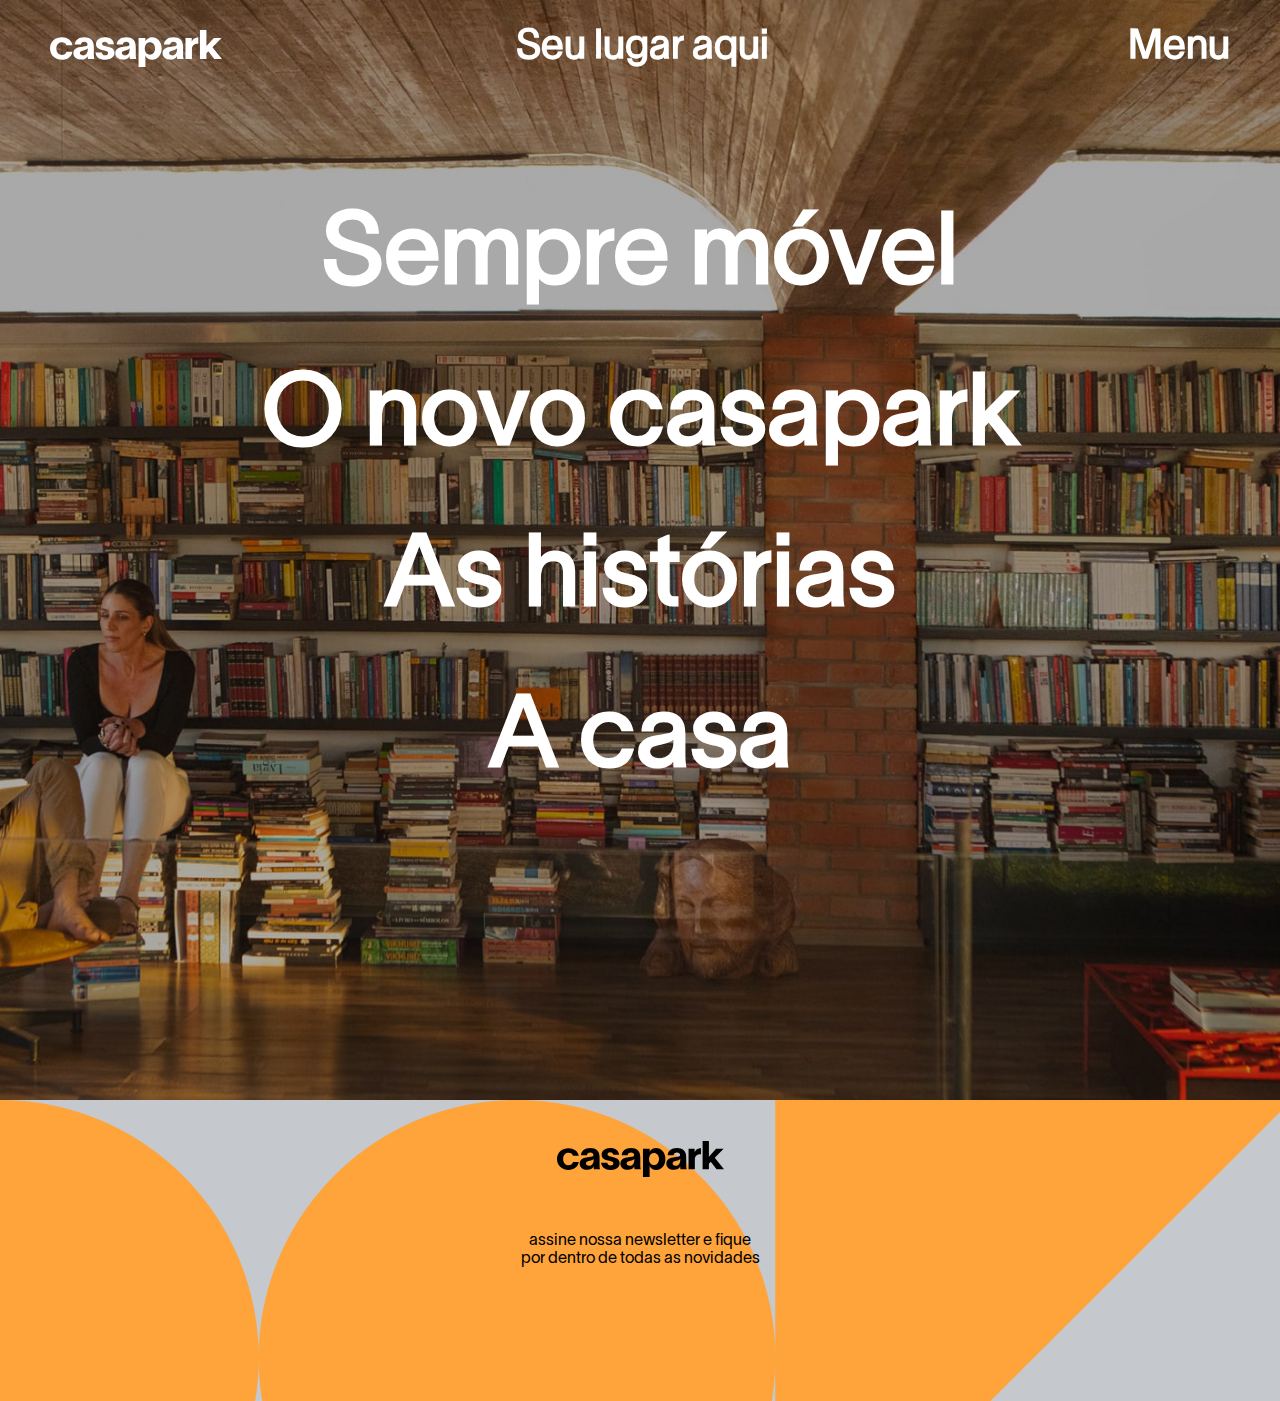
<file: index.html>
<!DOCTYPE html>
<html lang="pt-br">
<head>
    <meta charset="UTF-8">
    <meta http-equiv="X-UA-Compatible" content="IE=edge">
    <meta name="viewport" content="width=device-width, initial-scale=1.0">
    <title>home</title>
    <link rel="stylesheet" href="styles/style-reset.css">
    <link rel="stylesheet" href="styles/style-global.css">
    <link rel="stylesheet" href="styles/style-index.css">

    <link rel="apple-touch-icon-precomposed" sizes="57x57"
        href="https://www.casapark.com.br/sempremovel/apple-touch-icon-57x57.png" />
    <link rel="apple-touch-icon-precomposed" sizes="114x114"
        href="https://www.casapark.com.br/sempremovel/apple-touch-icon-114x114.png" />
    <link rel="apple-touch-icon-precomposed" sizes="72x72"
        href="https://www.casapark.com.br/sempremovel/apple-touch-icon-72x72.png" />
    <link rel="apple-touch-icon-precomposed" sizes="144x144"
        href="https://www.casapark.com.br/sempremovel/apple-touch-icon-144x144.png" />
    <link rel="apple-touch-icon-precomposed" sizes="60x60"
        href="https://www.casapark.com.br/sempremovel/apple-touch-icon-60x60.png" />
    <link rel="apple-touch-icon-precomposed" sizes="120x120"
        href="https://www.casapark.com.br/sempremovel/apple-touch-icon-120x120.png" />
    <link rel="apple-touch-icon-precomposed" sizes="76x76"
        href="https://www.casapark.com.br/sempremovel/apple-touch-icon-76x76.png" />
    <link rel="apple-touch-icon-precomposed" sizes="152x152"
        href="https://www.casapark.com.br/sempremovel/apple-touch-icon-152x152.png" />
    <link rel="icon" type="image/png" href="https://www.casapark.com.br/sempremovel/favicon-196x196.png"
        sizes="196x196" />
    <link rel="icon" type="image/png" href="https://www.casapark.com.br/sempremovel/favicon-96x96.png"
        sizes="96x96" />
    <link rel="icon" type="image/png" href="https://www.casapark.com.br/sempremovel/favicon-32x32.png"
        sizes="32x32" />
    <link rel="icon" type="image/png" href="https://www.casapark.com.br/sempremovel/favicon-16x16.png"
        sizes="16x16" />
    <link rel="icon" type="image/png" href="https://www.casapark.com.br/sempremovel/favicon-128.png"
        sizes="128x128" />
    <meta name="application-name" content="Sempre Móvel - CasaPark" />
    <meta name="msapplication-TileColor" content="#FFFFFF" />
    <meta name="msapplication-TileImage"
        content="https://www.casapark.com.br/sempremovel/mstile-144x144.png" />
    <meta name="msapplication-square70x70logo"
        content="https://www.casapark.com.br/sempremovel/mstile-70x70.png" />
    <meta name="msapplication-square150x150logo"
        content="https://www.casapark.com.br/sempremovel/mstile-150x150.png" />
    <meta name="msapplication-wide310x150logo"
        content="https://www.casapark.com.br/sempremovel/mstile-310x150.png" />
    <meta name="msapplication-square310x310logo"
        content="https://www.casapark.com.br/sempremovel/mstile-310x310.png" />

    <!-- Global site tag (gtag.js) - Google Analytics -->
    <script async src="https://www.googletagmanager.com/gtag/js?id=G-F3PQHH2EMV"></script>
    <script>
        window.dataLayer = window.dataLayer || [];
        function gtag() { dataLayer.push(arguments); }
        gtag('js', new Date());

        gtag('config', 'G-F3PQHH2EMV');
    </script>
</head>

<body>
    <section class= "main-section" >
        <header class= "home-header">
            <a href="index.html" class="l-logo-casa">
                <img src="images/logo-mob-white.svg" class="logo-casa logo-casa--header" alt="Logo - Página Inicial">
            </a>
            <h1 class="desk-menu">Seu lugar aqui</h1>
            <button class="link-menu" onclick="openNav()">Menu</button>
        </header>
        <!-- Full Screen Menu -->
        <div id="fs-menu" class="fs-menu-overlay">
            <div class="menu-header">
                <a href="index.html" class="l-logo-casa">
                    <img src="images/logo-mob-black.svg" class="logo-casa logo-casa--header"
                        alt="Logo - Página Inicial">
                </a>
                <h1 class="desk-menu">Seu lugar aqui</h1>
                <a href="javascript:void(0)" class="menu-close" onclick="closeNav()">Fechar</a>
            </div>
            <div class="fs-menu-overlay-content">
                <div class="l-fs-menu-header"></div>
                <ul class="l-fs-menu-list">
                    <li class="l-fs-menu-list__item"><a class="fs-menu-link fs-menu-link--from-center" href="always-mobile.html">Sempre móvel</a></li>
                    <li class="l-fs-menu-list__item"><a class="fs-menu-link fs-menu-link--from-center" href="the-new-casapark.html">O novo casapark</a></li>
                    <li class="l-fs-menu-list__item"><a class="fs-menu-link fs-menu-link--from-center" href="stories.html">As histórias</a></li>
                    <li class="l-fs-menu-list__item"><a class="fs-menu-link fs-menu-link--from-center" href="house.html">A casa</a></li>
                </ul>
            </div>
        </div>
        <!-- .\ Full Screen Menu -->

        <div class= "home-options">
            <ul class="options-list">
                <li class="l-options-list__item"><a class="link-options fs-menu-link--from-center" href="always-mobile.html">Sempre móvel</a></li>
                <li class="l-options-list__item"><a class="link-options fs-menu-link--from-center" href="the-new-casapark.html">O novo casapark</a></li>
                <li class="l-options-list__item"><a class="link-options fs-menu-link--from-center" href="stories.html">As histórias</a></li>
                <li class="l-options-list__item"><a class="link-options fs-menu-link--from-center" href="house.html">A casa</a></li>
            </ul>
        </div>
    </section>
    <section class= "footer-section">
        <img src="images/logo-footer-mob.svg">
        <p class="newsletter-desc">assine nossa newsletter e fique <br> por dentro de todas as novidades</p>
        <div class="l-form" role="main" id="formulario-novo-casapark-2021-6bb40007a10285c1e53b"></div>
    </section>

    <!-- <script src="https://code.jquery.com/jquery-3.6.0.min.js"
        integrity="sha256-/xUj+3OJU5yExlq6GSYGSHk7tPXikynS7ogEvDej/m4="
        crossorigin="anonymous"></script> -->
    <script type="text/javascript" src="scripts/global-script.js"></script>
    <script type="text/javascript" src="https://d335luupugsy2.cloudfront.net/js/rdstation-forms/stable/rdstation-forms.min.js"></script>
    <script type="text/javascript"> new RDStationForms('formulario-novo-casapark-2021-6bb40007a10285c1e53b', 'UA-26710165-5').createForm();</script>
</body>
</html>
</file>
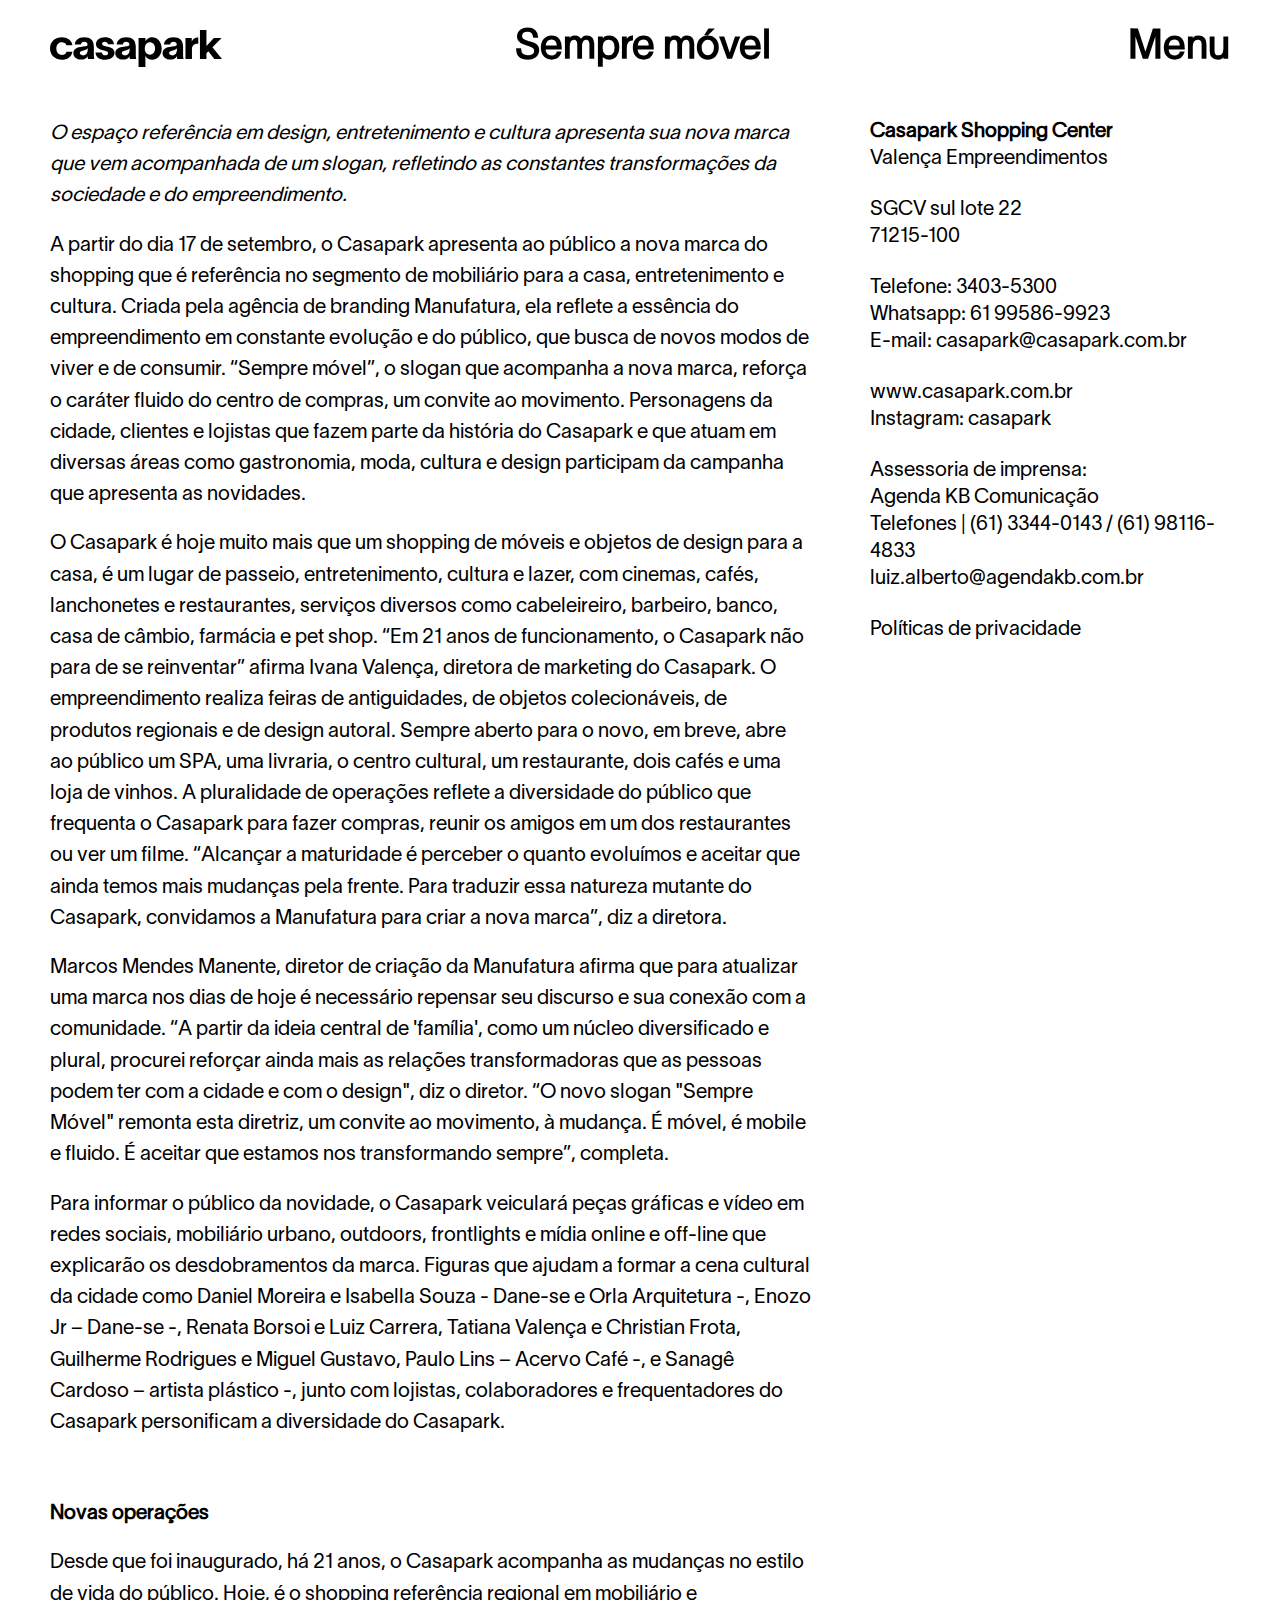
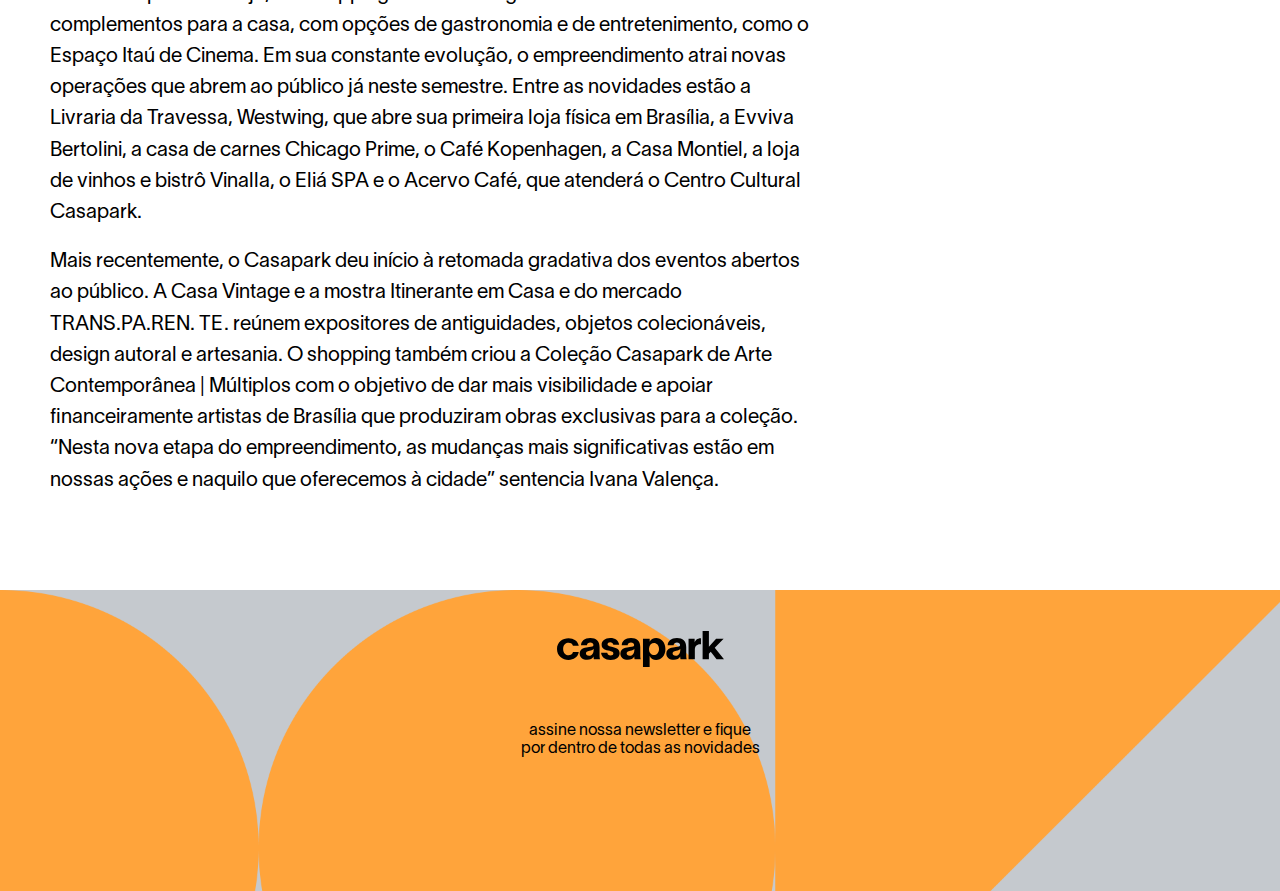
<file: always-mobile.html>
<!DOCTYPE html>
<html lang="pt-br">
<head>
    <meta charset="UTF-8">
    <meta http-equiv="X-UA-Compatible" content="IE=edge">
    <meta name="viewport" content="width=device-width, initial-scale=1.0">
    <title>Always mobile</title>
    <link rel="stylesheet" href="styles/style-reset.css">
    <link rel="stylesheet" href="styles/style-global.css">
    <link rel="stylesheet" href="styles/style-always-mobile.css">

    <link rel="apple-touch-icon-precomposed" sizes="57x57"
        href="https://www.casapark.com.br/sempremovel/apple-touch-icon-57x57.png" />
    <link rel="apple-touch-icon-precomposed" sizes="114x114"
        href="https://www.casapark.com.br/sempremovel/apple-touch-icon-114x114.png" />
    <link rel="apple-touch-icon-precomposed" sizes="72x72"
        href="https://www.casapark.com.br/sempremovel/apple-touch-icon-72x72.png" />
    <link rel="apple-touch-icon-precomposed" sizes="144x144"
        href="https://www.casapark.com.br/sempremovel/apple-touch-icon-144x144.png" />
    <link rel="apple-touch-icon-precomposed" sizes="60x60"
        href="https://www.casapark.com.br/sempremovel/apple-touch-icon-60x60.png" />
    <link rel="apple-touch-icon-precomposed" sizes="120x120"
        href="https://www.casapark.com.br/sempremovel/apple-touch-icon-120x120.png" />
    <link rel="apple-touch-icon-precomposed" sizes="76x76"
        href="https://www.casapark.com.br/sempremovel/apple-touch-icon-76x76.png" />
    <link rel="apple-touch-icon-precomposed" sizes="152x152"
        href="https://www.casapark.com.br/sempremovel/apple-touch-icon-152x152.png" />
    <link rel="icon" type="image/png" href="https://www.casapark.com.br/sempremovel/favicon-196x196.png"
        sizes="196x196" />
    <link rel="icon" type="image/png" href="https://www.casapark.com.br/sempremovel/favicon-96x96.png"
        sizes="96x96" />
    <link rel="icon" type="image/png" href="https://www.casapark.com.br/sempremovel/favicon-32x32.png"
        sizes="32x32" />
    <link rel="icon" type="image/png" href="https://www.casapark.com.br/sempremovel/favicon-16x16.png"
        sizes="16x16" />
    <link rel="icon" type="image/png" href="https://www.casapark.com.br/sempremovel/favicon-128.png"
        sizes="128x128" />
    <meta name="application-name" content="Sempre Móvel - CasaPark" />
    <meta name="msapplication-TileColor" content="#FFFFFF" />
    <meta name="msapplication-TileImage"
        content="https://www.casapark.com.br/sempremovel/mstile-144x144.png" />
    <meta name="msapplication-square70x70logo"
        content="https://www.casapark.com.br/sempremovel/mstile-70x70.png" />
    <meta name="msapplication-square150x150logo"
        content="https://www.casapark.com.br/sempremovel/mstile-150x150.png" />
    <meta name="msapplication-wide310x150logo"
        content="https://www.casapark.com.br/sempremovel/mstile-310x150.png" />
    <meta name="msapplication-square310x310logo"
        content="https://www.casapark.com.br/sempremovel/mstile-310x310.png" />

    <!-- Global site tag (gtag.js) - Google Analytics -->
    <script async src="https://www.googletagmanager.com/gtag/js?id=G-F3PQHH2EMV"></script>
    <script>
        window.dataLayer = window.dataLayer || [];
        function gtag() { dataLayer.push(arguments); }
        gtag('js', new Date());

        gtag('config', 'G-F3PQHH2EMV');
    </script>
</head>
<body>
    <header class="header-internal-page">
        <a href="index.html" class="l-logo-casa">
            <img src="images/logo-mob-black.svg" class="logo-casa--header">
        </a>
        <h1 class="desk-menu">Sempre móvel</h1>
        <button class="link-menu" onclick="openNav()">Menu</button>
    </header>
    <!-- Full Screen Menu -->
    <div id="fs-menu" class="fs-menu-overlay">
        <div class="menu-header">
            <a href="index.html" class="l-logo-casa">
                <img src="images/logo-mob-black.svg" class="logo-casa logo-casa--header"
                    alt="Logo - Página Inicial">
            </a>
            <h1 class="desk-menu">Sempre móvel</h1>
            <a href="javascript:void(0)" class="menu-close" onclick="closeNav()">Fechar</a>
        </div>
        <div class="fs-menu-overlay-content">
            <div class="l-fs-menu-header"></div>
            <ul class="l-fs-menu-list">
                <li class="l-fs-menu-list__item"><a class="fs-menu-link fs-menu-link--from-center"
                        href="always-mobile.html">Sempre móvel</a></li>
                <li class="l-fs-menu-list__item"><a class="fs-menu-link fs-menu-link--from-center"
                        href="the-new-casapark.html">O novo casapark</a></li>
                <li class="l-fs-menu-list__item"><a class="fs-menu-link fs-menu-link--from-center"
                        href="stories.html">As histórias</a></li>
                <li class="l-fs-menu-list__item"><a class="fs-menu-link fs-menu-link--from-center"
                        href="house.html">A casa</a></li>
            </ul>
        </div>
    </div>
    <!-- .\ Full Screen Menu -->

    <section class="always-mobile-section page-content">
        <div class="always-mobile-container">
            <div class="text-mobile">    
               <div>
                    <p>
                        <em>O espaço referência em design, entretenimento e cultura apresenta sua nova marca que vem acompanhada de um slogan, refletindo as constantes transformações da sociedade e do empreendimento.</em>
                    </p>
                    <p>   
                        A partir do dia 17 de setembro, o Casapark apresenta ao público a nova marca do shopping que é referência no segmento de mobiliário para a casa, entretenimento e cultura. Criada pela agência de branding Manufatura, ela reflete a essência do empreendimento em constante evolução e do público, que busca de novos modos de viver e de consumir. “Sempre móvel”, o slogan que acompanha a nova marca, reforça o caráter fluido do centro de compras, um convite ao movimento. Personagens da cidade, clientes e lojistas que fazem parte da história do Casapark e que atuam em diversas áreas como gastronomia, moda, cultura e design participam da campanha que apresenta as novidades.  
                    </p> 
                    <p>
                        O Casapark é hoje muito mais que um shopping de móveis e objetos de design para a casa, é um lugar de passeio, entretenimento, cultura e lazer, com cinemas, cafés, lanchonetes e restaurantes, serviços diversos como cabeleireiro, barbeiro, banco, casa de câmbio, farmácia e pet shop. “Em 21 anos de funcionamento, o Casapark não para de se reinventar” afirma Ivana Valença, diretora de marketing do Casapark. O empreendimento realiza feiras de antiguidades, de objetos colecionáveis, de produtos regionais e de design autoral. Sempre aberto para o novo, em breve, abre ao público um SPA, uma livraria, o centro cultural, um restaurante, dois cafés e uma loja de vinhos. A pluralidade de operações reflete a diversidade do público que frequenta o Casapark para fazer compras, reunir os amigos em um dos restaurantes ou ver um filme. “Alcançar a maturidade é perceber o quanto evoluímos e aceitar que ainda temos mais mudanças pela frente. Para traduzir essa natureza mutante do Casapark, convidamos a Manufatura para criar a nova marca”, diz a diretora. 
                    </p>
                    <p>
                        Marcos Mendes Manente, diretor de criação da Manufatura afirma que para atualizar uma marca nos dias de hoje é necessário repensar seu discurso e sua conexão com a comunidade. “A partir da ideia central de 'família', como um núcleo diversificado e plural, procurei reforçar ainda mais as relações transformadoras que as pessoas podem ter com a cidade e com o design", diz o diretor.  “O novo slogan "Sempre Móvel" remonta esta diretriz, um convite ao movimento, à mudança. É móvel, é mobile e fluido. É aceitar que estamos nos transformando sempre”, completa.
                    </p>
                    <p>
                        Para informar o público da novidade, o Casapark veiculará peças gráficas e vídeo em redes sociais, mobiliário urbano, outdoors, frontlights e mídia online e off-line que explicarão os desdobramentos da marca. Figuras que ajudam a formar a cena cultural da cidade como Daniel Moreira e Isabella Souza - Dane-se e Orla Arquitetura -, Enozo Jr – Dane-se -, Renata Borsoi e Luiz Carrera, Tatiana Valença e Christian Frota, Guilherme Rodrigues e Miguel Gustavo, Paulo Lins – Acervo Café -, e Sanagê Cardoso – artista plástico -, junto com lojistas, colaboradores e frequentadores do Casapark personificam a diversidade do Casapark.
                    </p> 
               </div>
               <div class="text-space">
                    <p><strong>Novas operações</strong></p>
                    <p>
                        Desde que foi inaugurado, há 21 anos, o Casapark acompanha as mudanças no estilo de vida do público. Hoje, é o shopping referência regional em mobiliário e complementos para a casa, com opções de gastronomia e de entretenimento, como o Espaço Itaú de Cinema. Em sua constante evolução, o empreendimento atrai novas operações que abrem ao público já neste semestre. Entre as novidades estão a Livraria da Travessa, Westwing, que abre sua primeira loja física em Brasília, a Evviva Bertolini, a casa de carnes Chicago Prime, o Café Kopenhagen, a Casa Montiel, a loja de vinhos e bistrô Vinalla, o Eliá SPA e o Acervo Café, que atenderá o Centro Cultural Casapark.
                    </p>
                    <p>
                        Mais recentemente, o Casapark deu início à retomada gradativa dos eventos abertos ao público. A Casa Vintage e a mostra Itinerante em Casa e do mercado TRANS.PA.REN. TE. reúnem expositores de antiguidades, objetos colecionáveis, design autoral e artesania. O shopping também criou a Coleção Casapark de Arte Contemporânea | Múltiplos com o objetivo de dar mais visibilidade e apoiar financeiramente artistas de Brasília que produziram obras exclusivas para a coleção. “Nesta nova etapa do empreendimento, as mudanças mais significativas estão em nossas ações e naquilo que oferecemos à cidade” sentencia Ivana Valença.
                    </p>
               </div>
            </div>  
            <div class="informations">
                <p>
                    <strong>Casapark Shopping Center</strong><br>
                    Valença Empreendimentos 
                </p>
                <p>
                    SGCV sul lote 22<br> 
                    71215-100
                </p>
            
                <p>
                    Telefone: 3403-5300<br>
                    Whatsapp: 61 99586-9923<br>
                    E-mail: casapark@casapark.com.br<br>
                </p>
                <p>
                    <a class="informations-links" href="http://www.casapark.com.br/" target="blank">www.casapark.com.br</a><br>
                    Instagram: <a class="informations-links" href="https://www.instagram.com/casapark/" target="blank">casapark</a><br>
                </p>
                <p>
                    Assessoria de imprensa:<br> 
                    Agenda KB Comunicação<br>
                    Telefones | (61) 3344-0143 / (61) 98116-4833<br>
                    luiz.alberto@agendakb.com.br<br>
                </p>
                <p>
                    <a class="informations-links" href="https://www.vitrine.casapark.com.br/politica" target="blank">Políticas de privacidade</a>
                </p>
            </div> 
        </div>  
    </section>    
    <section class= "footer-section">
        <img src="images/logo-footer-mob.svg">
        <p class="newsletter-desc">assine nossa newsletter e fique <br> por dentro de todas as novidades</p>
        <div class="l-form" role="main" id="formulario-novo-casapark-2021-6bb40007a10285c1e53b"></div>
    </section>

    <script type="text/javascript" src="scripts/global-script.js"></script>
    <script type="text/javascript"
        src="https://d335luupugsy2.cloudfront.net/js/rdstation-forms/stable/rdstation-forms.min.js"></script>
    <script
        type="text/javascript"> new RDStationForms('formulario-novo-casapark-2021-6bb40007a10285c1e53b', 'UA-26710165-5').createForm();</script>
</body>
</html>
</file>
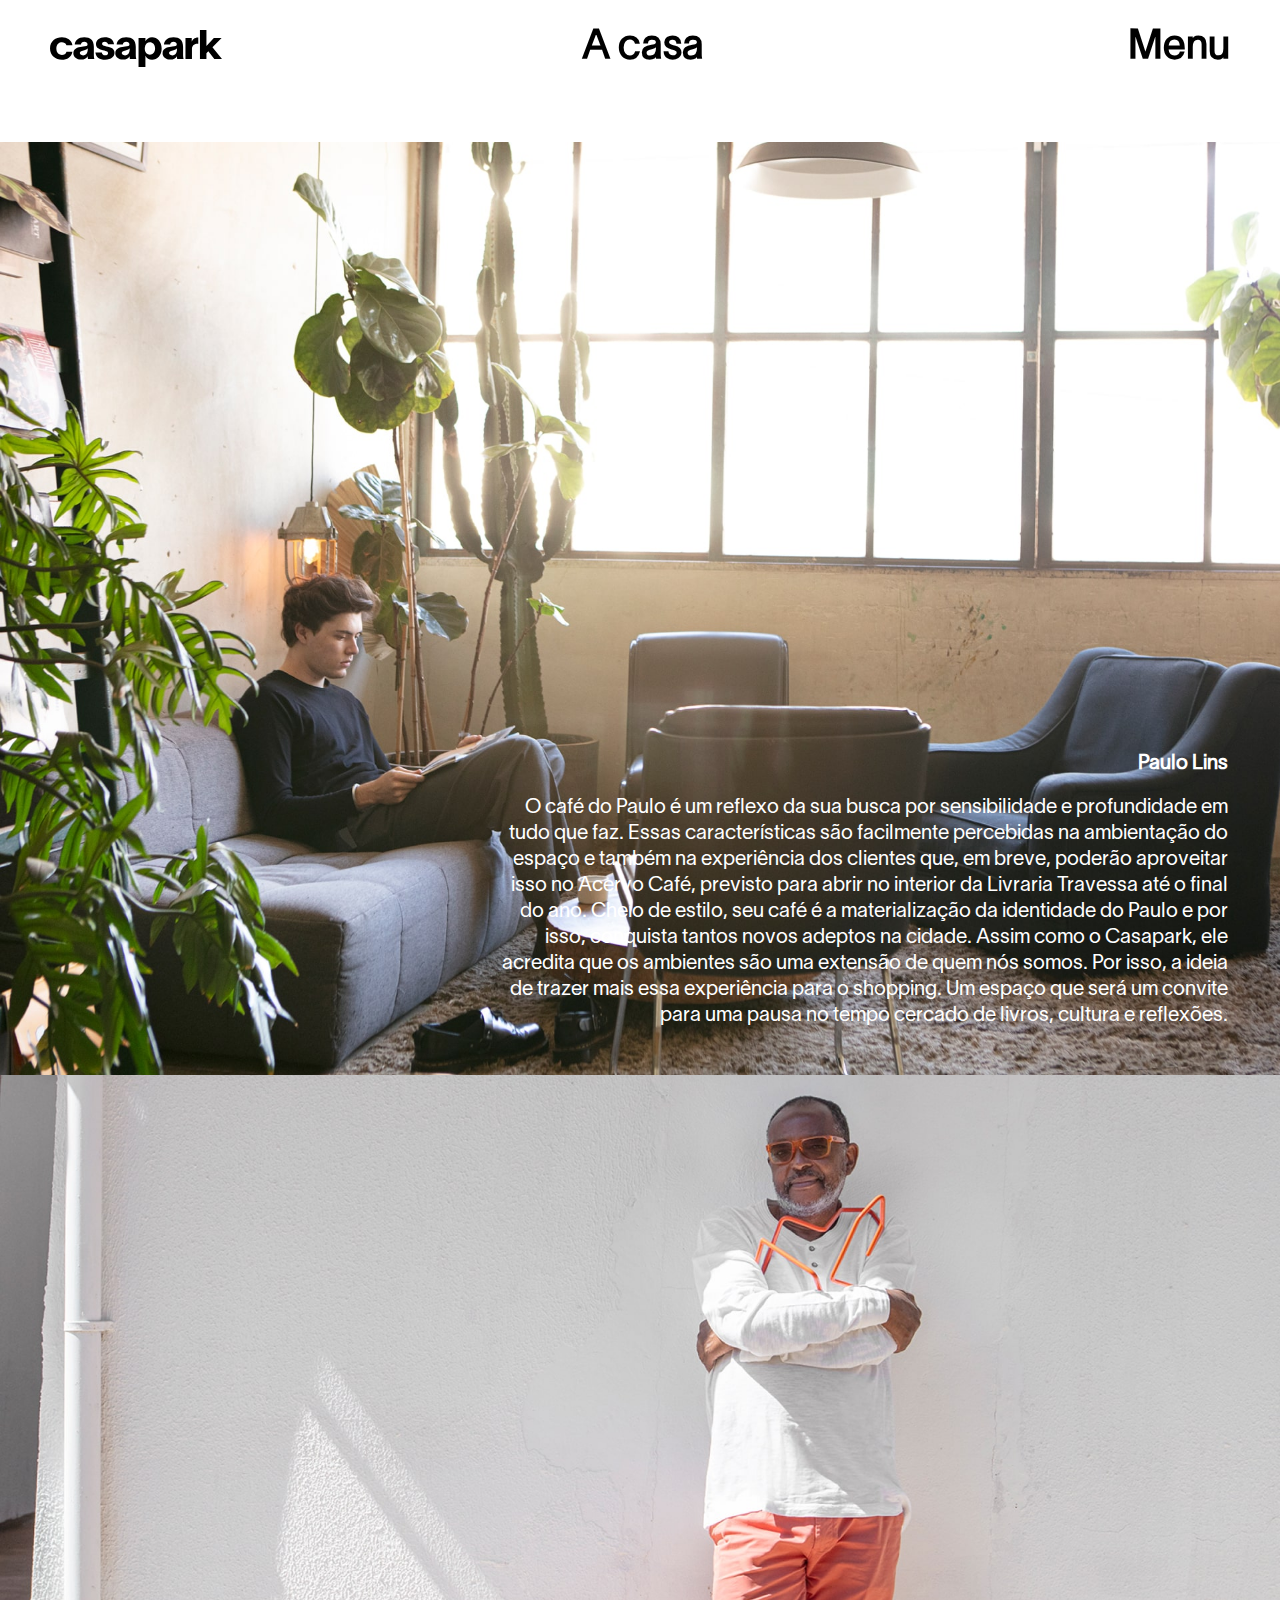
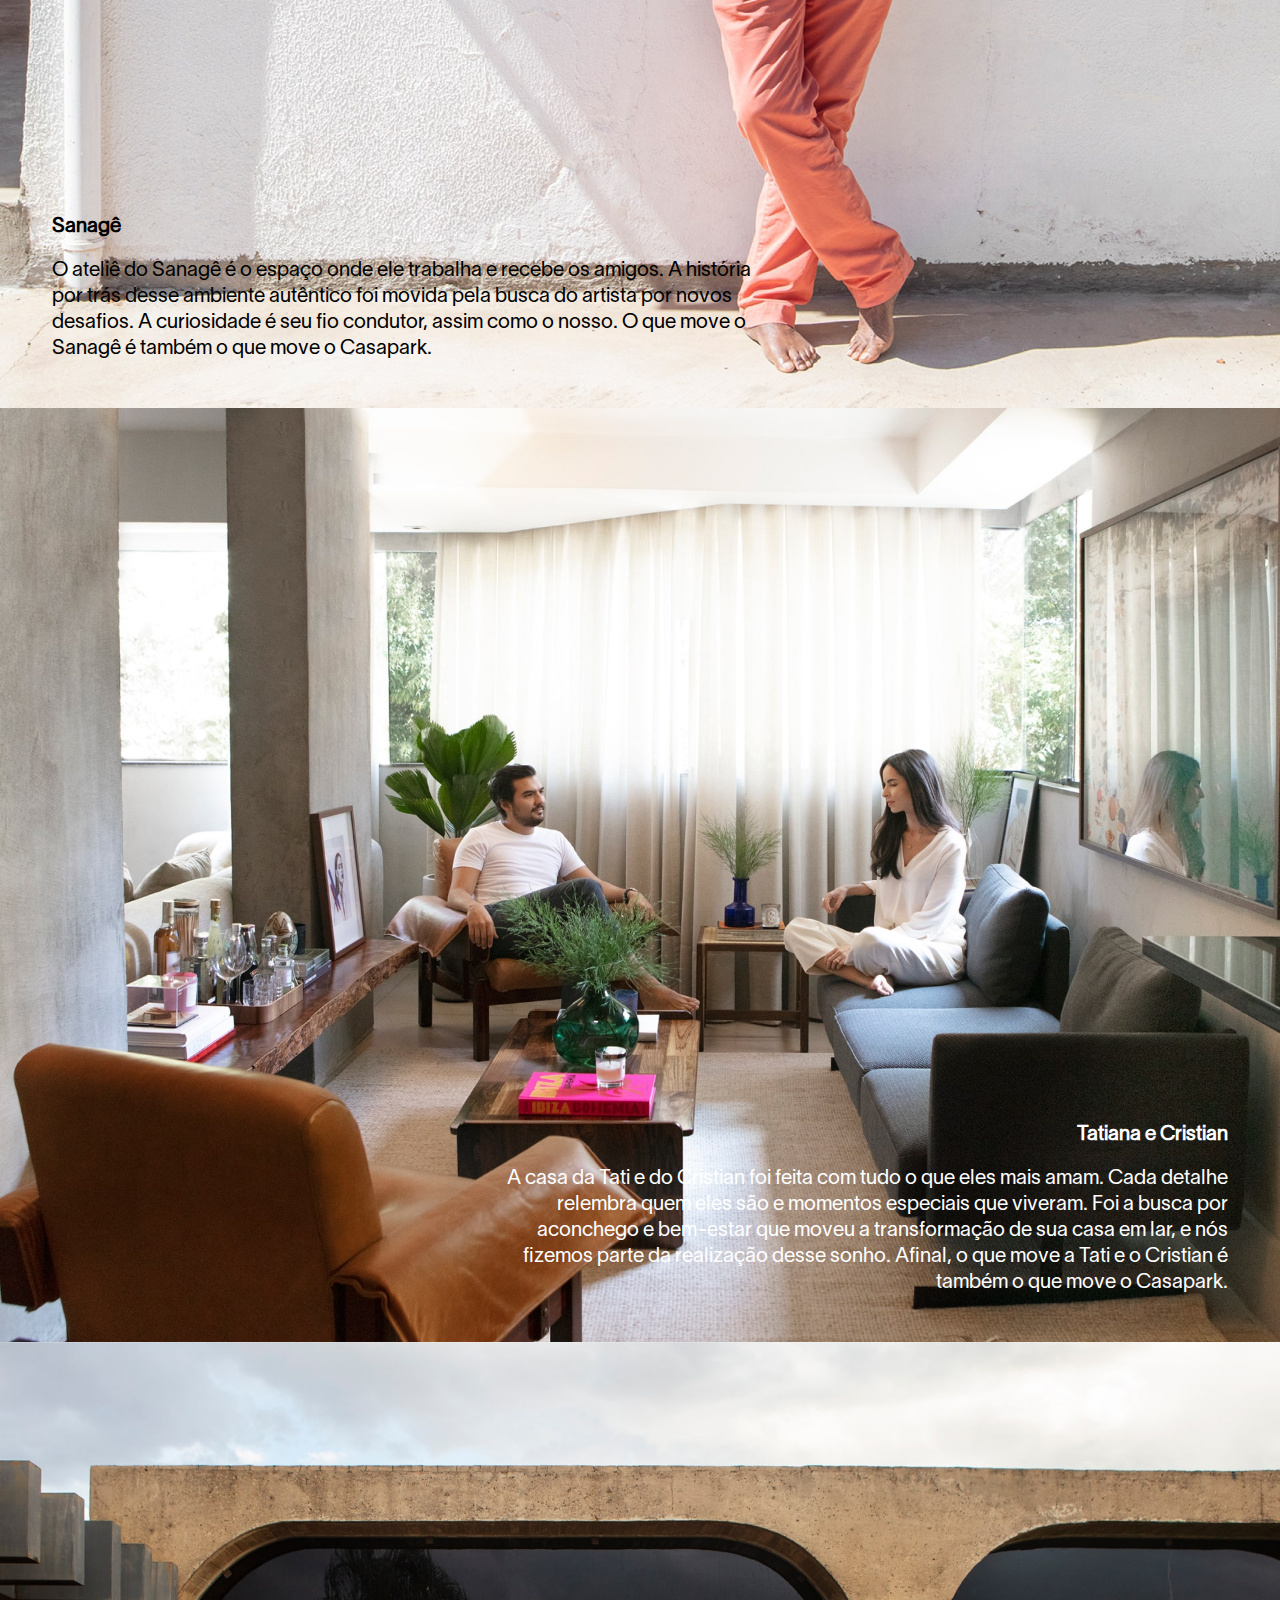
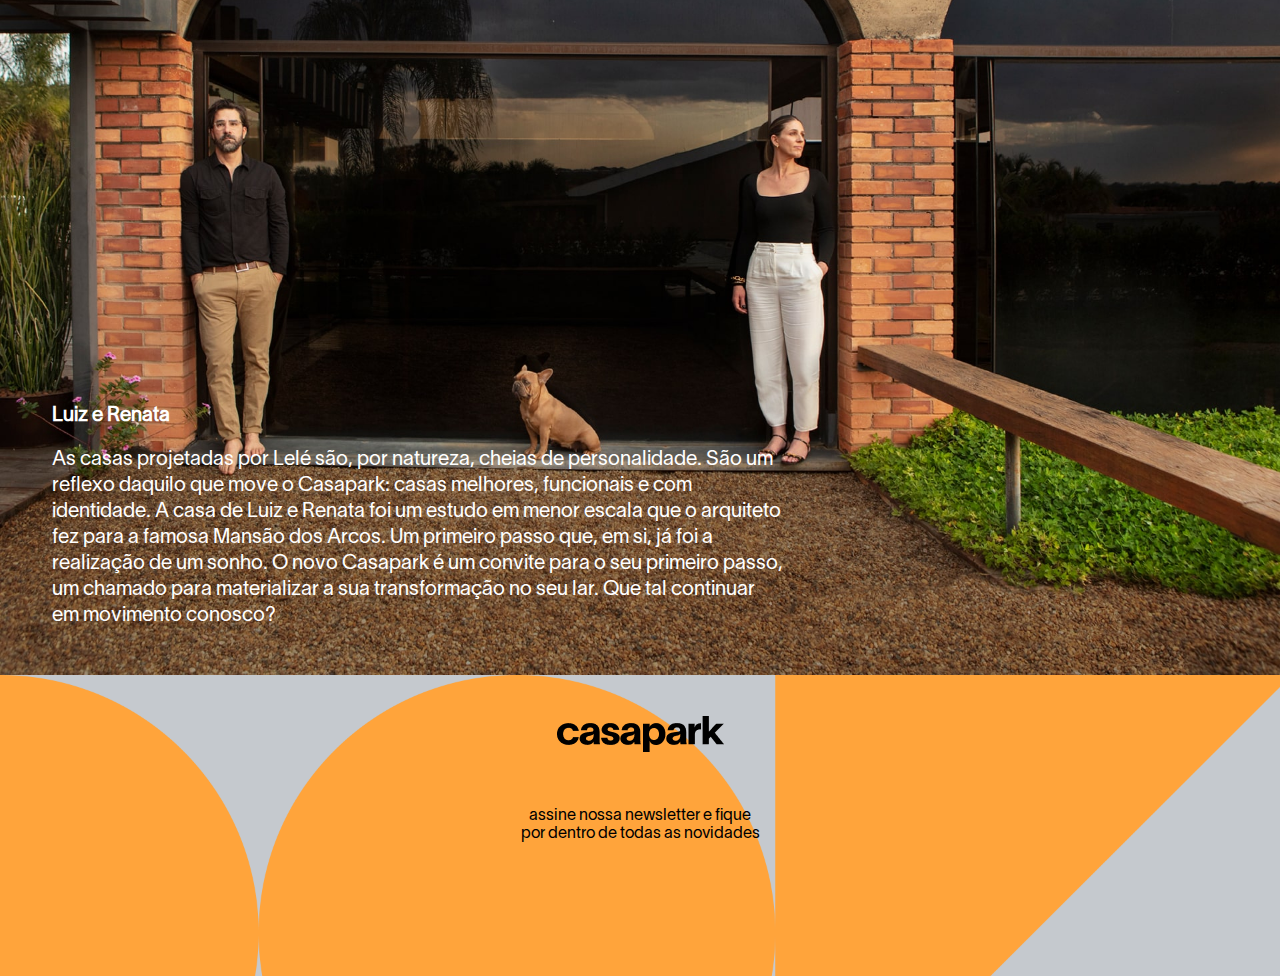
<file: house.html>
<!DOCTYPE html>
<html lang="pt-br">

<head>
    <meta charset="UTF-8">
    <meta http-equiv="X-UA-Compatible" content="IE=edge">
    <meta name="viewport" content="width=device-width, initial-scale=1.0">
    <title>House</title>
    <link rel="stylesheet" href="styles/style-reset.css">
    <link rel="stylesheet" href="styles/style-global.css">
    <link rel="stylesheet" href="styles/style-house.css" type="text/css">

    <link rel="apple-touch-icon-precomposed" sizes="57x57"
        href="https://www.casapark.com.br/sempremovel/apple-touch-icon-57x57.png" />
    <link rel="apple-touch-icon-precomposed" sizes="114x114"
        href="https://www.casapark.com.br/sempremovel/apple-touch-icon-114x114.png" />
    <link rel="apple-touch-icon-precomposed" sizes="72x72"
        href="https://www.casapark.com.br/sempremovel/apple-touch-icon-72x72.png" />
    <link rel="apple-touch-icon-precomposed" sizes="144x144"
        href="https://www.casapark.com.br/sempremovel/apple-touch-icon-144x144.png" />
    <link rel="apple-touch-icon-precomposed" sizes="60x60"
        href="https://www.casapark.com.br/sempremovel/apple-touch-icon-60x60.png" />
    <link rel="apple-touch-icon-precomposed" sizes="120x120"
        href="https://www.casapark.com.br/sempremovel/apple-touch-icon-120x120.png" />
    <link rel="apple-touch-icon-precomposed" sizes="76x76"
        href="https://www.casapark.com.br/sempremovel/apple-touch-icon-76x76.png" />
    <link rel="apple-touch-icon-precomposed" sizes="152x152"
        href="https://www.casapark.com.br/sempremovel/apple-touch-icon-152x152.png" />
    <link rel="icon" type="image/png" href="https://www.casapark.com.br/sempremovel/favicon-196x196.png"
        sizes="196x196" />
    <link rel="icon" type="image/png" href="https://www.casapark.com.br/sempremovel/favicon-96x96.png"
        sizes="96x96" />
    <link rel="icon" type="image/png" href="https://www.casapark.com.br/sempremovel/favicon-32x32.png"
        sizes="32x32" />
    <link rel="icon" type="image/png" href="https://www.casapark.com.br/sempremovel/favicon-16x16.png"
        sizes="16x16" />
    <link rel="icon" type="image/png" href="https://www.casapark.com.br/sempremovel/favicon-128.png"
        sizes="128x128" />
    <meta name="application-name" content="Sempre Móvel - CasaPark" />
    <meta name="msapplication-TileColor" content="#FFFFFF" />
    <meta name="msapplication-TileImage"
        content="https://www.casapark.com.br/sempremovel/mstile-144x144.png" />
    <meta name="msapplication-square70x70logo"
        content="https://www.casapark.com.br/sempremovel/mstile-70x70.png" />
    <meta name="msapplication-square150x150logo"
        content="https://www.casapark.com.br/sempremovel/mstile-150x150.png" />
    <meta name="msapplication-wide310x150logo"
        content="https://www.casapark.com.br/sempremovel/mstile-310x150.png" />
    <meta name="msapplication-square310x310logo"
        content="https://www.casapark.com.br/sempremovel/mstile-310x310.png" />

    <!-- Global site tag (gtag.js) - Google Analytics -->
    <script async src="https://www.googletagmanager.com/gtag/js?id=G-F3PQHH2EMV"></script>
    <script>
        window.dataLayer = window.dataLayer || [];
        function gtag() { dataLayer.push(arguments); }
        gtag('js', new Date());

        gtag('config', 'G-F3PQHH2EMV');
    </script>
</head>

<body>
    <header class="header-internal-page">
        <a href="index.html" class="l-logo-casa">
            <img src="images/logo-mob-black.svg" class="logo-casa--header">
        </a>
        <h1 class="desk-menu">A casa</h1>
        <button class="link-menu" onclick="openNav()">Menu</button>
    </header>
    <!-- Full Screen Menu -->
    <div id="fs-menu" class="fs-menu-overlay">
        <div class="menu-header">
            <a href="index.html" class="l-logo-casa">
                <img src="images/logo-mob-black.svg" class="logo-casa logo-casa--header"
                    alt="Logo - Página Inicial">
            </a>
            <h1 class="desk-menu">A casa</h1>
            <a href="javascript:void(0)" class="menu-close" onclick="closeNav()">Fechar</a>
        </div>

        <div class="fs-menu-overlay-content">
            <div class="l-fs-menu-header"></div>
            <ul class="l-fs-menu-list">
                <li class="l-fs-menu-list__item"><a class="fs-menu-link fs-menu-link--from-center"
                        href="always-mobile.html">Sempre móvel</a></li>
                <li class="l-fs-menu-list__item"><a class="fs-menu-link fs-menu-link--from-center"
                        href="the-new-casapark.html">O novo casapark</a></li>
                <li class="l-fs-menu-list__item"><a class="fs-menu-link fs-menu-link--from-center"
                        href="stories.html">As histórias</a></li>
                <li class="l-fs-menu-list__item"><a class="fs-menu-link fs-menu-link--from-center" href="house.html">A
                        casa</a></li>
            </ul>
        </div>
    </div>
    <!-- .\ Full Screen Menu -->
    <section>
        <div class="l-house-gallery">
            <div class="l-house-images">
                <div class="l-house-image">
                    <a class="open-modal" id="open-modal1" href="#house-modal1">
                        <img class="house-image" src="images/house-images/a-casa-paulo-lins-min-2.jpg">
                        <div class="bottom-right-text text-right">
                            <p><strong>Paulo Lins</strong></p>
                            <p>O café do Paulo é um reflexo da sua busca por sensibilidade e profundidade em tudo que faz. Essas características são facilmente percebidas na ambientação do espaço e também na experiência dos clientes que, em breve, poderão aproveitar isso no Acervo Café, previsto para abrir no interior da Livraria Travessa até o final do ano. Cheio de estilo, seu café é a materialização da identidade do Paulo e por isso, conquista tantos novos adeptos na cidade.  Assim como o Casapark, ele acredita que os ambientes são uma extensão de quem nós somos. Por isso, a ideia de trazer mais essa experiência para o shopping. Um espaço que será um convite para uma pausa no tempo cercado de livros, cultura e reflexões.</p>
                        </div>
                    </a>
                </div>
                <div class="l-house-image">
                    <a class="open-modal" id="open-modal2" href="#house-modal2">
                        <img class="house-image" src="images/house-images/a-casa-sanage-min.jpg">
                        <div class="bottom-left-text text-left" style="color: black;">
                            <p><strong>Sanagê</strong></p>
                            <p>O ateliê do Sanagê é o espaço onde ele trabalha e recebe os amigos. A história por trás desse ambiente autêntico foi movida pela busca do artista por novos desafios. A curiosidade é seu fio condutor, assim como o nosso. O que move o Sanagê é também o que move o Casapark.</p>
                        </div>
                    </a>
                </div>
                <div class="l-house-image">
                    <a class="open-modal" id="open-modal3" href="#house-modal3">
                        <img class="house-image" src="images/house-images/a-casa-tatiana-e-cristian-min.jpg">
                        <div class="bottom-right-text text-right">
                            <p><strong>Tatiana e Cristian</strong></p>
                            <p>A casa da Tati e do Cristian foi feita com tudo o que eles mais amam. Cada detalhe relembra quem eles são e momentos especiais que viveram. Foi a busca por aconchego e bem-estar que moveu a transformação de sua casa em lar, e nós fizemos parte da realização desse sonho. Afinal, o que move a Tati e o Cristian é também o que move o Casapark.</p>
                        </div>
                    </a>
                </div>
                <div class="l-house-image">
                    <a class="open-modal" id="open-modal4" href="#house-modal4">
                        <img class="house-image" src="images/house-images/a-casa-luiz-e-renata-min.jpg">
                        <div class="bottom-left-text text-left">
                            <p><strong>Luiz e Renata</strong></p>
                            <p>As casas projetadas por Lelé são, por natureza, cheias de personalidade. São um reflexo daquilo que move o Casapark: casas melhores, funcionais e com identidade. A casa de Luiz e Renata foi um estudo em menor escala que o arquiteto fez para a famosa Mansão dos Arcos. Um primeiro passo que, em si, já foi a realização de um sonho. O novo Casapark é um convite para o seu primeiro passo, um chamado para materializar a sua transformação no seu lar. Que tal continuar em movimento conosco?</p>
                        </div>
                    </a>
                </div>
            </div>
        </div>
        <div class="house-modal" id="house-modal1">
            <a class="close-modal" id="close-modal1"><img src="images/house-images/close-modal.svg"></a>
            <div class="modal-content">
                <p>
                    <strong>Paulo Lins</strong>
                </p>
                <p>
                    O café do Paulo é um reflexo da sua busca por sensibilidade e profundidade em tudo que faz.
                    Essas características são facilmente percebidas na ambientação do espaço e também na experiência
                    dos clientes que, em breve, poderão aproveitar isso no Acervo Café, previsto para abrir no
                    interior da Livraria Travessa até o final do ano. Cheio de estilo, seu café é a materialização
                    da identidade do Paulo e por isso, conquista tantos novos adeptos na cidade. Assim como o
                    Casapark, ele acredita que os ambientes são uma extensão de quem nós somos. Por isso, a ideia de
                    trazer mais essa experiência para o shopping. Um espaço que será um convite para uma pausa no
                    tempo cercado de livros, cultura e reflexões.
                </p>
            </div>
        </div>
        <div class="house-modal" id="house-modal2">
            <a class="close-modal" id="close-modal2"><img src="images/house-images/close-modal.svg"></a>
            <div class="modal-content">
                <p>
                    <strong>Sanagê</strong>
                </p>
                <p>
                    O ateliê do Sanagê é o espaço onde ele trabalha e recebe os amigos. A história por trás desse
                    ambiente autêntico foi movida pela busca do artista por novos desafios. A curiosidade é seu fio
                    condutor, assim como o nosso. O que move o Sanagê é também o que move o Casapark.
                </p>
            </div>
        </div>
        <div class="house-modal" id="house-modal3">
            <a class="close-modal" id="close-modal3"><img src="images/house-images/close-modal.svg"></a>
            <div class="modal-content">
                <p>
                    <strong>Tatiana e Cristian</strong>
                </p>
                <p>
                    A casa da Tati e do Cristian foi feita com tudo o que eles mais amam. Cada detalhe relembra quem
                    eles são e momentos especiais que viveram. Foi a busca por aconchego e bem-estar que moveu a
                    transformação de sua casa em lar, e nós fizemos parte da realização desse sonho. Afinal, o que
                    move a Tati e o Cristian é também o que move o Casapark.
                </p>
            </div>
        </div>
        <div class="house-modal" id="house-modal4">
            <a class="close-modal" id="close-modal4"><img src="images/house-images/close-modal.svg"></a>
            <div class="modal-content">
                <p>
                    <strong>Luiz e Renata</strong>
                </p>
                <p>
                    As casas projetadas por Lelé são, por natureza, cheias de personalidade. São um reflexo daquilo que move o Casapark: casas melhores, funcionais e com identidade. A casa de Luiz e Renata foi um estudo em menor escala que o arquiteto fez para a famosa Mansão dos Arcos. Um primeiro passo que, em si, já foi a realização de um sonho. O novo Casapark é um convite para o seu primeiro passo, um chamado para materializar a sua transformação no seu lar. Que tal continuar em movimento conosco?
                </p>
            </div>
        </div>
    </section>
    <section class="footer-section">
        <img src="images/logo-footer.png">
        <p class="newsletter-desc">assine nossa newsletter e fique <br> por dentro de todas as novidades</p>
        <div class="l-form" role="main" id="formulario-novo-casapark-2021-6bb40007a10285c1e53b"></div>
    </section>
    <script type="text/javascript" src="scripts/global-script.js"></script>
    <script type="text/javascript" src="scripts/house-script.js">
    </script>
    <script type="text/javascript"
        src="https://d335luupugsy2.cloudfront.net/js/rdstation-forms/stable/rdstation-forms.min.js"></script>
    <script
        type="text/javascript"> new RDStationForms('formulario-novo-casapark-2021-6bb40007a10285c1e53b', 'UA-26710165-5').createForm();</script>
</body>

</html>
</file>
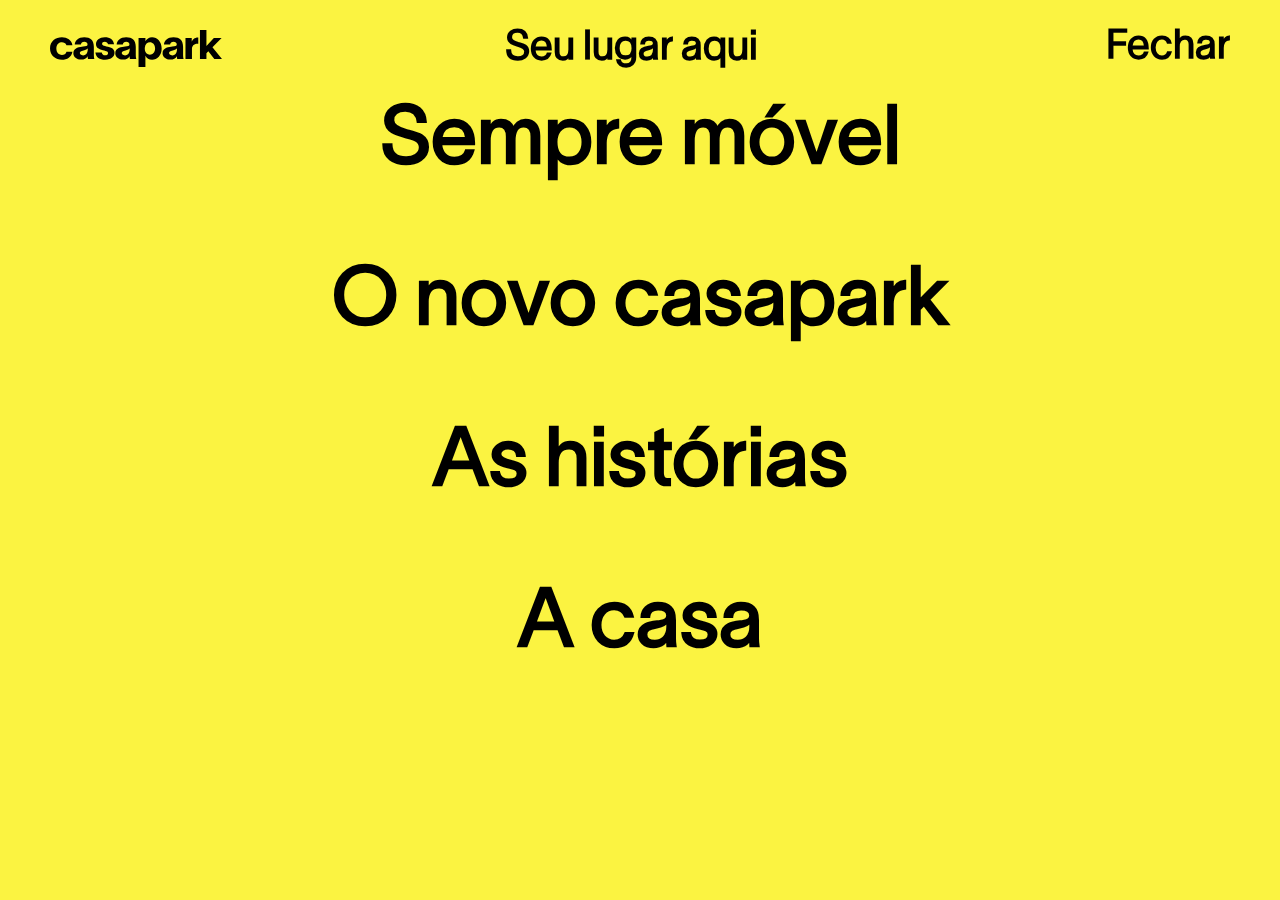
<file: menu.html>
<!DOCTYPE html>
<html lang="pt-br">
<head>
    <meta charset="UTF-8">
    <meta http-equiv="X-UA-Compatible" content="IE=edge">
    <meta name="viewport" content="width=device-width, initial-scale=1.0">
    <title>Menu</title>
    <link rel="stylesheet" href="styles/style-reset.css">
    <link rel="stylesheet" href="styles/style-global.css">
    <link rel="stylesheet" href="styles/style-menu.css">
</head>
<body>
    <section class="menu-section">
        <header class="menu-header">
            <a href="index.html" class="l-logo-casa">
                <img src="images/logo-mob-black.svg"  class="logo-casa--header">
            </a>
            <p class="desk-menu">Seu lugar aqui</p>
            <a href="index.html" class="link-menu">Fechar</a>
        </header>
        <div class= "menu-options">
            <ul class="options-list">
                <li><a class="link-list" href="always-mobile.html">Sempre móvel</a></li>
                <li><a class="link-list" href="video-player.html">O novo casapark</a></li>
                <li><a class="link-list" href="stories.html">As histórias</a></li>
                <li><a class="link-list" href="house.html">A casa</a></li>
            </ul>
        </div>
    </section>
</body>
</html>
</file>
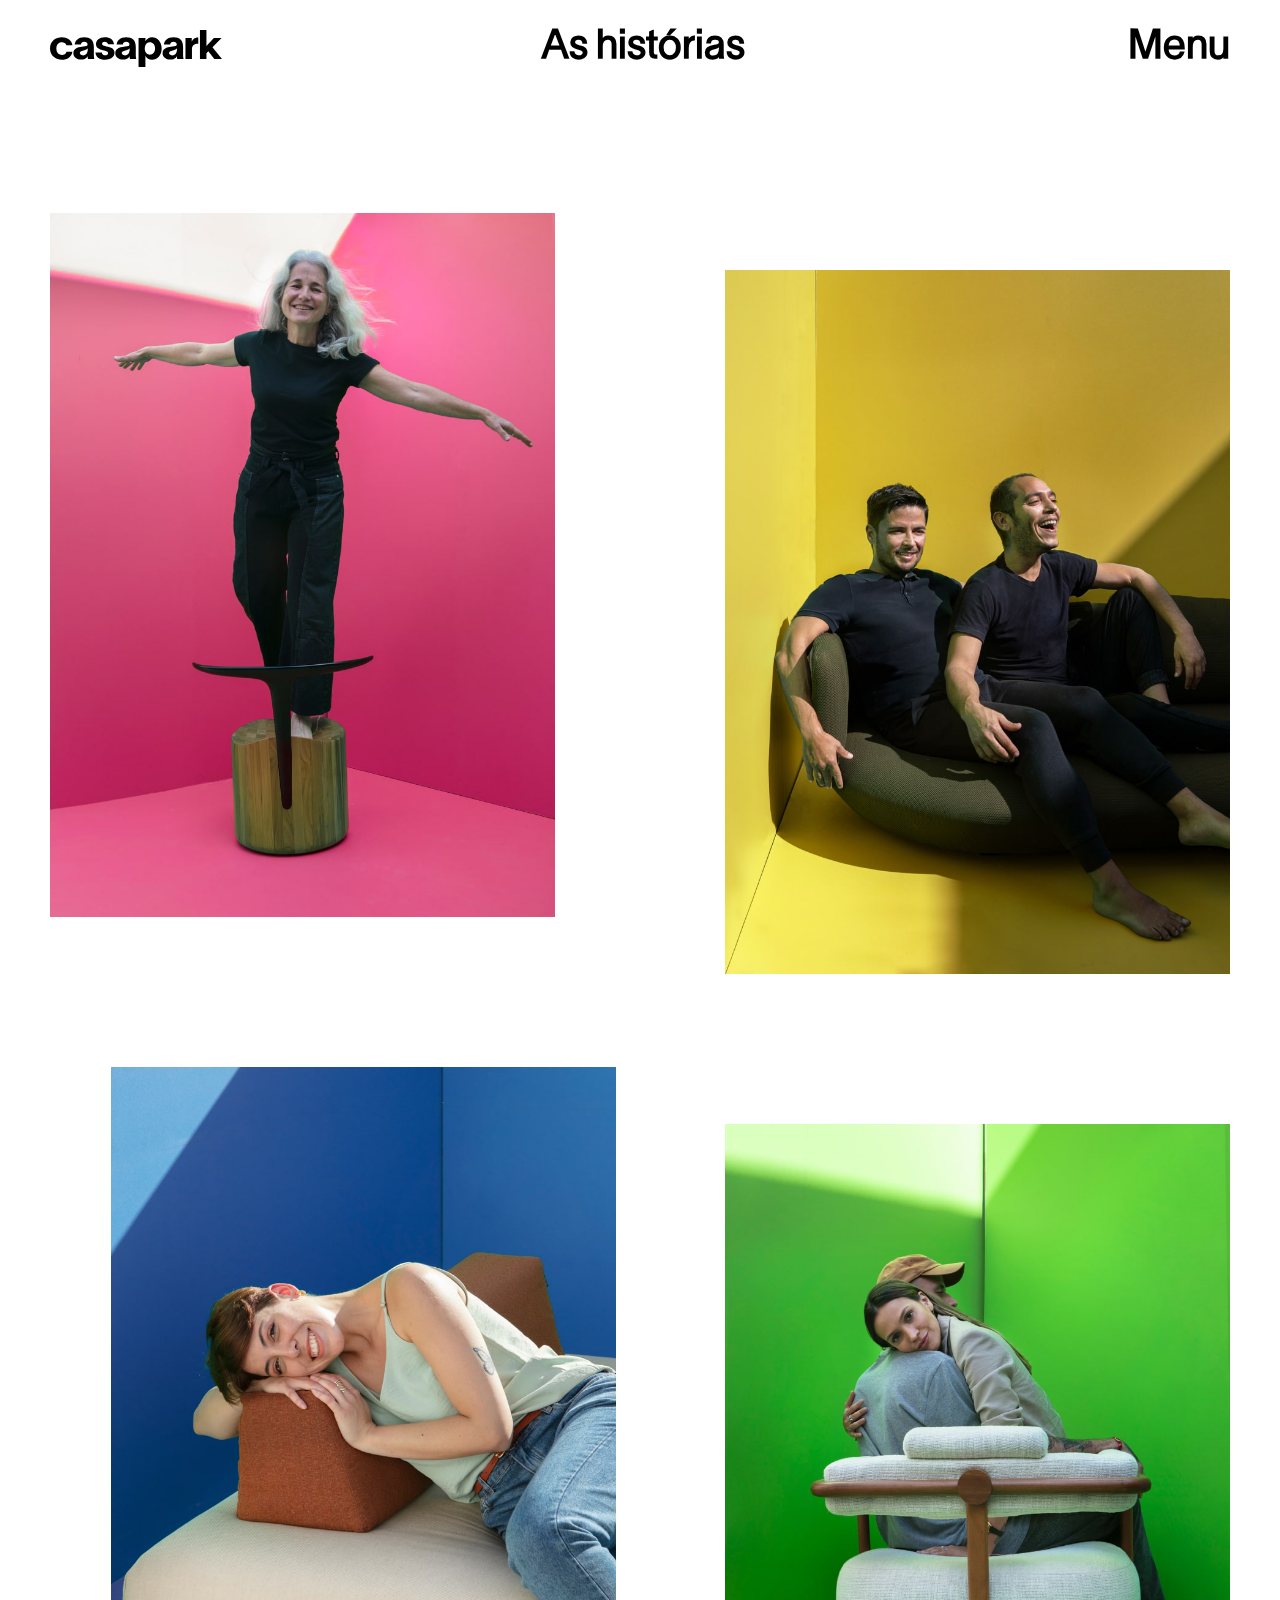
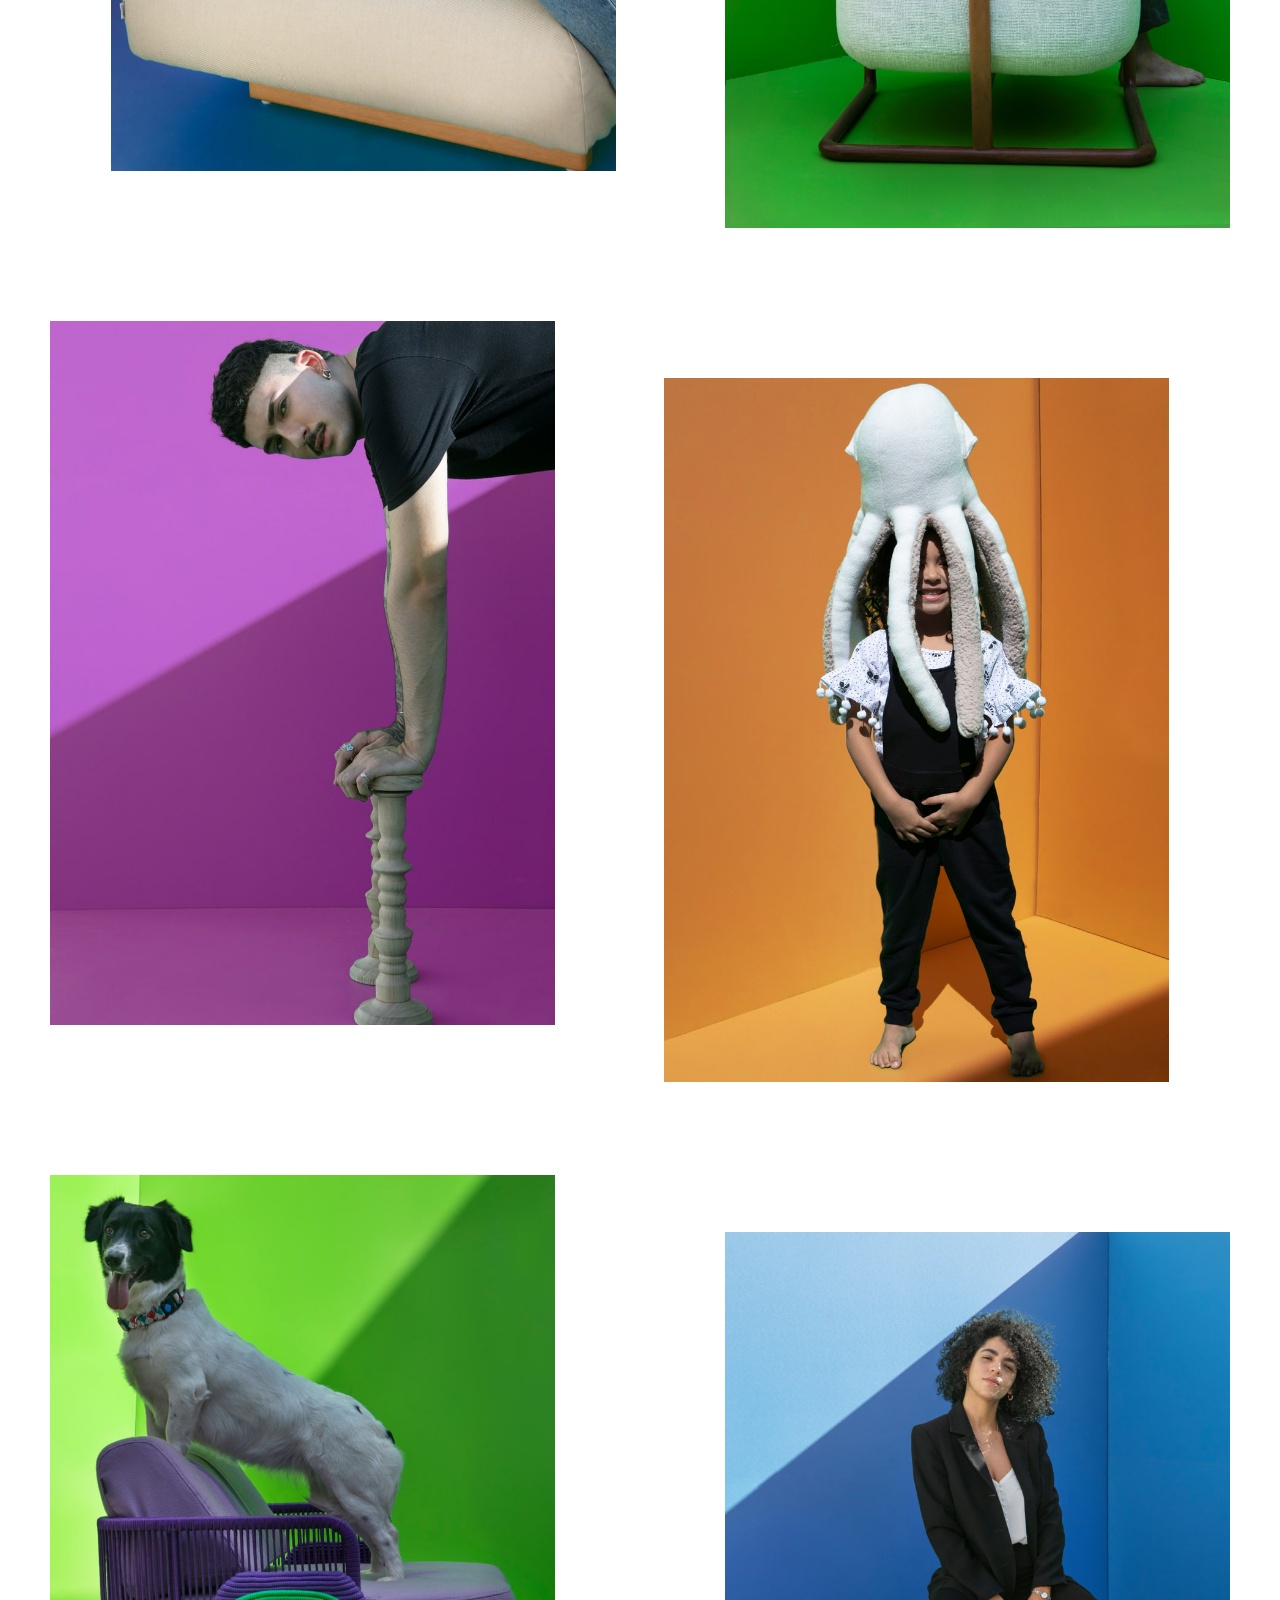
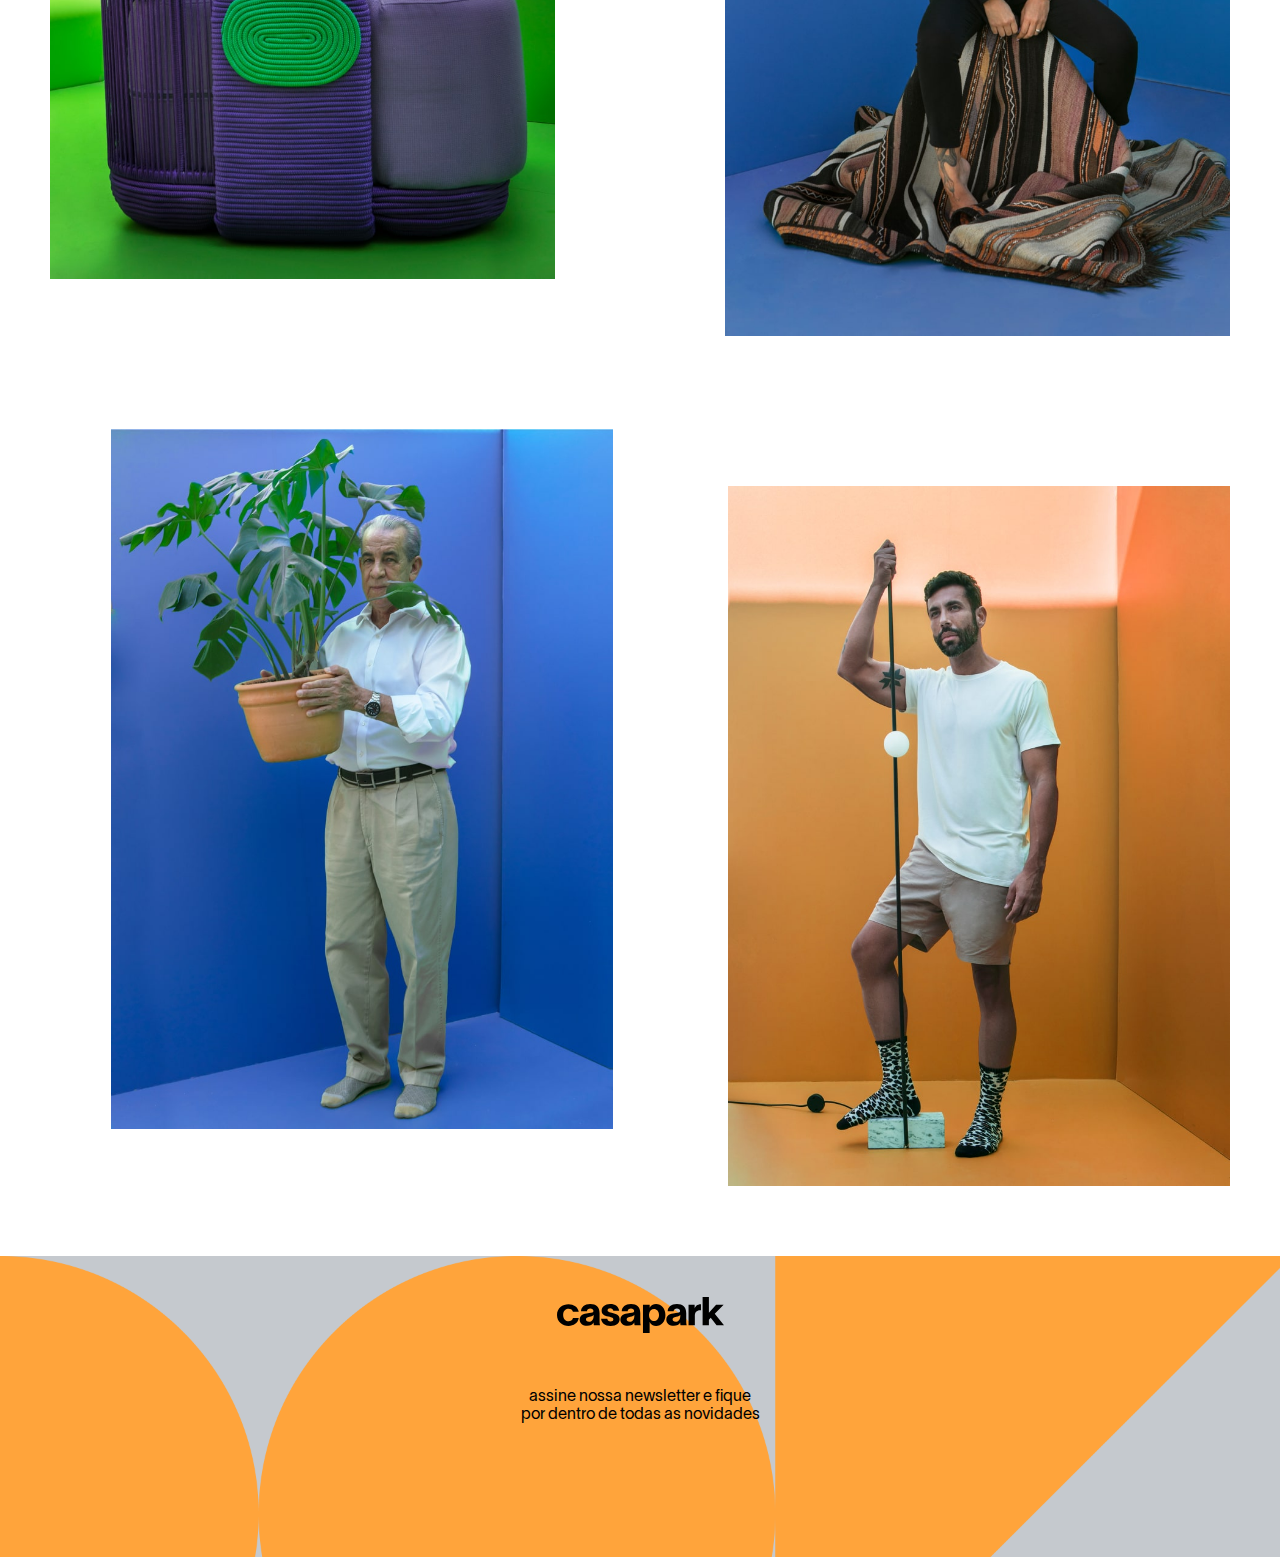
<file: stories.html>
<!DOCTYPE html>
<html lang="pt-br">
<head>
    <meta charset="UTF-8">
    <meta http-equiv="X-UA-Compatible" content="IE=edge">
    <meta name="viewport" content="width=device-width, initial-scale=1.0">
    <title>Stories</title>
    <link rel="stylesheet" href="styles/style-reset.css">
    <link rel="stylesheet" href="styles/style-global.css">
    <link rel="stylesheet" href="styles/style-stories.css">

    <link rel="apple-touch-icon-precomposed" sizes="57x57"
        href="https://www.casapark.com.br/sempremovel/apple-touch-icon-57x57.png" />
    <link rel="apple-touch-icon-precomposed" sizes="114x114"
        href="https://www.casapark.com.br/sempremovel/apple-touch-icon-114x114.png" />
    <link rel="apple-touch-icon-precomposed" sizes="72x72"
        href="https://www.casapark.com.br/sempremovel/apple-touch-icon-72x72.png" />
    <link rel="apple-touch-icon-precomposed" sizes="144x144"
        href="https://www.casapark.com.br/sempremovel/apple-touch-icon-144x144.png" />
    <link rel="apple-touch-icon-precomposed" sizes="60x60"
        href="https://www.casapark.com.br/sempremovel/apple-touch-icon-60x60.png" />
    <link rel="apple-touch-icon-precomposed" sizes="120x120"
        href="https://www.casapark.com.br/sempremovel/apple-touch-icon-120x120.png" />
    <link rel="apple-touch-icon-precomposed" sizes="76x76"
        href="https://www.casapark.com.br/sempremovel/apple-touch-icon-76x76.png" />
    <link rel="apple-touch-icon-precomposed" sizes="152x152"
        href="https://www.casapark.com.br/sempremovel/apple-touch-icon-152x152.png" />
    <link rel="icon" type="image/png" href="https://www.casapark.com.br/sempremovel/favicon-196x196.png"
        sizes="196x196" />
    <link rel="icon" type="image/png" href="https://www.casapark.com.br/sempremovel/favicon-96x96.png"
        sizes="96x96" />
    <link rel="icon" type="image/png" href="https://www.casapark.com.br/sempremovel/favicon-32x32.png"
        sizes="32x32" />
    <link rel="icon" type="image/png" href="https://www.casapark.com.br/sempremovel/favicon-16x16.png"
        sizes="16x16" />
    <link rel="icon" type="image/png" href="https://www.casapark.com.br/sempremovel/favicon-128.png"
        sizes="128x128" />
    <meta name="application-name" content="Sempre Móvel - CasaPark" />
    <meta name="msapplication-TileColor" content="#FFFFFF" />
    <meta name="msapplication-TileImage"
        content="https://www.casapark.com.br/sempremovel/mstile-144x144.png" />
    <meta name="msapplication-square70x70logo"
        content="https://www.casapark.com.br/sempremovel/mstile-70x70.png" />
    <meta name="msapplication-square150x150logo"
        content="https://www.casapark.com.br/sempremovel/mstile-150x150.png" />
    <meta name="msapplication-wide310x150logo"
        content="https://www.casapark.com.br/sempremovel/mstile-310x150.png" />
    <meta name="msapplication-square310x310logo"
        content="https://www.casapark.com.br/sempremovel/mstile-310x310.png" />

    <!-- Global site tag (gtag.js) - Google Analytics -->
    <script async src="https://www.googletagmanager.com/gtag/js?id=G-F3PQHH2EMV"></script>
    <script>
        window.dataLayer = window.dataLayer || [];
        function gtag() { dataLayer.push(arguments); }
        gtag('js', new Date());

        gtag('config', 'G-F3PQHH2EMV');
    </script>
</head>
<body>
    <header class="header-internal-page">
        <a href="index.html" class="l-logo-casa">
            <img src="images/logo-mob-black.svg" class="logo-casa--header">
        </a>
        <h1 class="desk-menu">As histórias</h1>
        <button class="link-menu" onclick="openNav()">Menu</button>
    </header>
    <!-- Full Screen Menu -->
    <div id="fs-menu" class="fs-menu-overlay">
        <div class="menu-header">
            <a href="index.html" class="l-logo-casa">
                <img src="images/logo-mob-black.svg" class="logo-casa logo-casa--header"
                    alt="Logo - Página Inicial">
            </a>
            <h1 class="desk-menu">As histórias</h1>
            <a href="javascript:void(0)" class="menu-close" onclick="closeNav()">Fechar</a>
        </div>
        <div class="fs-menu-overlay-content">
            <div class="l-fs-menu-header"></div>
            <ul class="l-fs-menu-list">
                <li class="l-fs-menu-list__item"><a class="fs-menu-link fs-menu-link--from-center" href="always-mobile.html">Sempre móvel</a></li>
                <li class="l-fs-menu-list__item"><a class="fs-menu-link fs-menu-link--from-center" href="the-new-casapark.html">O novo casapark</a></li>
                <li class="l-fs-menu-list__item"><a class="fs-menu-link fs-menu-link--from-center" href="stories.html">As histórias</a></li>
                <li class="l-fs-menu-list__item"><a class="fs-menu-link fs-menu-link--from-center" href="house.html">A casa</a></li>
            </ul>
        </div>
    </div>
    <!-- .\ Full Screen Menu -->
    <section>
        <div class="l-gallery">
            <div class="l-gallery-row">
                <div class="l-image left01">
                    <a class="open-modal" id="open-modal01" href="#stories-modal-left01">
                        <img class="stories-image" src="images/stories-images/as-historias-adriana-freire-min.jpg">

                        <div class="stories-desktop-text stories-modal-left01">
                           <div class="l-text">
                                <p><strong>Adriana Freire</strong></p>
                            
                                <p>Nos últimos 21 anos, Adriana se permitiu aproveitar o movimento da vida. Ela, que era uma pessoa mais exigente e inflexível, hoje trabalha com responsabilidade, porém com bem menos exigências. Escreve mais, simplifica mais as coisas, gasta menos, desapega mais e dá mais lugar para as próprias escolhas.</p>
                                <p>Uma escolha que não mudou de lá para cá foi a escolha pelo Casapark. Na nossa longa história juntos, passando por fases como gerente, como consultora, como empresária e outras simplesmente como visitante, Adriana sempre gostou de ver o céu de Brasília daqui. Seria inusitado se fôssemos só um shopping, mas como somos muito mais que isso, faz todo sentido.  Pra ela, representamos elegância, discrição, eventos e cultura.</p>
                                <p>Além de passear pelo Casapark e escrever, Adriana tem como hobbies sua oficina onde produz peças, conserta coisas e ajuda amigos em pequenos reparos e arrumações. No processo de amadurecimento que ela mesma diz ter acompanhado o seu envelhecimento, o que a move também se transforma constantemente. Em 2000, quando o Casapark inaugurou, o que a movia eram seus filhos e a responsabilidade com eles, hoje, o que a move é a busca por ser uma pessoa melhor.</p>
                           </div>
                        </div>
                    </a>
                </div>
                <div class="l-image right01">
                    <a class="open-modal" id="open-modal02" href="#stories-modal-right01">
                        <img class="stories-image" src="images/stories-images/as-historias-guilherme-e-miguel-min.jpg">

                        <div class="stories-desktop-text stories-modal-right01">
                            <div class="l-text">
                                <p><strong>Guilherme Rodrigues e Miguel Gustavo</strong></p>

                                <p>Gui e Miguel são arquitetos. À sua maneira, cada um escreveu uma história pessoal e profissional com o Casapark. Agora que estão formando uma família, essa história ganha um novo capítulo.</p>

                                <p>Para Gui, o Casapark sempre foi um lugar de boas lembranças e prospecção de novos sonhos. Frequentador desde a sua criação, quando ainda era um estudante de arquitetura, Gui enxerga o Casapark além da referência em sua área e design. É um lugar agradável para passar as tardes de trabalho, almoçar ou mesmo para realizar alguns de seus hobbies favoritos como sair com os amigos e organizar a casa. Isso não seria diferente com o novo Casapark: um espaço para construir novas lembranças, melhores ainda.</p>

                                <p>Já para Miguel, que especifica no shopping desde que se formou, há 19 anos, o tempo só aumentou a paixão pelo seu trabalho e pelas lojas que compõe o espaço. Há 2 décadas trabalhando para deixar seus clientes felizes e inspirados com suas casas, hoje, aos 40, sente que tem mais tranquilidade e novas habilidades para realizar seus projetos. Para ele, o Casapark é um lugar para encontrar novas possibilidades para esses clientes. Para nós, é um prazer poder oferecer novidades há tanto tempo. No novo Casapark, a inovação é um convite para você também entrar em movimento.</p>
                            </div>
                        </div>
                    </a> 
                </div>
            </div>
            <div class="l-gallery-row">
                <div class="l-image left02">
                    <a class="open-modal" id="open-modal03" href="#stories-modal-left02">
                        <img class="stories-image" src="images/stories-images/as-historias-carol-benincasa-min.jpg">

                        <div class="stories-desktop-text stories-modal-left02 txt-white">
                            <div class="l-text">
                                <p><strong>Carol Benincasa</strong></p>

                                <p>Essa é a Carol. Amante dos pássaros, do verde, dos ipês de Brasília, dos livros e dos patins, ela trabalha como vendedora aqui no Casapark em uma loja que é a sua cara! Mas o trabalho é só um dos motivos que faz da Carol uma das nossas visitantes. Ela gosta do Casapark pelo espaço aconchegante, gostoso de passear e pelos bons restaurantes que encontra aqui. Ela também acha que temos um dos melhores cinemas da cidade - e nós não vamos negar, né? A paixão pelas telas vem de nova, quando se revezava entre seu videogame e as páginas dos livros. Movida desde sempre à curiosidade e inovação, ela tem muito mais em comum com a gente do que imagina! O Casapark está em movimento por causa da Carol. E o que move a Carol é também o que nos move.</p>
                            </div>
                        </div>
                    </a>
                </div>
                <div class="l-image right02">
                    <a class="open-modal" id="open-modal04" href="#stories-modal-right02">
                        <img class="stories-image" src="images/stories-images/as-historias-isabella-e-daniel-min.jpg">

                        <div class="stories-desktop-text stories-modal-right02">
                            <div class="l-text">
                                <p><strong>Isabella Souza e Daniel Moreira</strong></p>

                                <p>Nós fazemos parte da história do Dan e da Bella desde antes de eles se conhecerem. O hobbie da Bella é descobrir restaurantes e cafés pela cidade. Já o Dan é apaixonado por arquitetura e decoração. Aqui no Casapark, eles encontram espaço para fazer um pouco do que cada um mais gosta e ainda trazem os pets para o passeio.</p>

                                <p>Quando criança, Bella vinha olhar os móveis no espaço que considera sua segunda casa. Assim, começou a descobrir qual seria sua profissão. Hoje, fazemos parte do dia a dia da arquiteta, que não perde a chance de fazer uma visita para ficar por dentro das tendências de mobiliário e decoração. Ela busca pela representatividade feminina na arquitetura, e nós ficamos orgulhosos de poder fazer parte desse seu processo.</p>

                                <p>A mãe do Dan é arquiteta e, por isso, desde criança ele visita o Casapark. 21 anos depois, nós continuamos a fazer parte da vida dele. Hoje, o empresário, sócio da marca Dane-se nos visita sempre que pode, seja à trabalho, já que está desenvolvendo nossos novos uniformes, ou em seu tempo livre.  Afinal, aqui ele vive sua paixão por arquitetura e decoração, ao mesmo tempo em que faz uma parada obrigatória para tomar um sorvete. O que move o Dan são seus sonhos e realizações. O que nos move é participar da vida do Dan e da Bella há tanto tempo.</p>
                            </div>
                        </div>
                    </a>
                </div>
            </div>
            <div class="l-gallery-row">
                <div class="l-image left03">
                    <a class="open-modal" id="open-modal05" href="#stories-modal-left03">
                        <img class="stories-image" src="images/stories-images/as-historias-carlos-min.jpg">

                        <div class="stories-desktop-text stories-modal-left03 txt-white">
                            <div class="l-text">
                                <p><strong>Carlos</strong></p>
                                <p>Há 21 anos, o Carlos começava sua vida escolar. Hoje, o estudante de arquitetura mergulha na profissão que escolheu e busca por novas referências para sua formação. Se antes ele visitava o Casapark por lazer, hoje é onde ele encontra as ideias que precisa para seus projetos. Temos uma história para construir juntos pela frente. E estamos em constante movimento para continuarmos presentes na vida do Carlos.</p>
                            </div> 
                        </div>                        
                    </a>
                </div>
                <div class="l-image right03">
                    <a class="open-modal" id="open-modal06" href="#stories-modal-right03">
                        <img class="stories-image" src="images/stories-images/as-historias-isabela-valente-min.jpg">

                        <div class="stories-desktop-text stories-modal-right03">
                            <div class="l-text">
                                <p><strong>Isabela Valente</strong></p>
                                <p>Nos últimos 21 anos, nós fizemos parte da materialização de vários sonhos. Alguns ainda nem existiam quando o Casapark foi criado. Isabela era um desses. Hoje, aqui é onde sua mãe trabalha, no marketing do shopping, e também se diverte com a companhia da filha. Apaixonada pelo céu, pelas árvores, por piqueniques com suas bonecas, por flores e por parquinhos ela adora se divertir com o irmãozinho pela Praça Central do shopping e distribuir carinho nos cachorrinhos que visitam o local. O Casapark é onde ela e sua mãe realizam o sonho de construir juntas lembranças de amor, carinho e diversão. Os pontos favoritos da Isabela são a sorveteria Saborella e o cinema, onde ela se diverte de montão nas sessões e ainda aproveita para comer a pipoca que na opinião dela é a mais gostosa do mundo. A história da Isabela com o Casapark está só começando e os planos vão longe já que sonha em ser uma arquiteta, igual ao pai, quando crescer. Nós estamos prontos para crescer com ela.</p> 
                            </div>
                        </div>
                    </a>
                </div>
            </div>
            <div class="l-gallery-row">
                <div class="l-image left04">
                    <a class="open-modal" id="open-modal07" href="#stories-modal-left04">
                        <img class="stories-image" src="images/stories-images/as-historias-frida-dos-santos-min.jpg">

                        <div class="stories-desktop-text stories-modal-left04">
                            <div class="l-text">
                                <p><strong>Frida dos Santos Ribeiro Miranda</strong></p>
                                <p>
                                Ser tutor de um bichinho é também transformar a casa. Quando eles chegam, vem junto a
                                missão de criar um cantinho especial para eles preencherem o espaço. Em casa, a
                                cachorrinha Frida gosta de correr, pegar a bolinha e proteger seu ossinho pra que
                                ninguém mais pegue. Especialista em lambeijos, ela gosta de ficar na janela acompanhando
                                a vida dos outros e cheirar os jardins ao redor de sua casa. Aqui, ela pode vir dar um
                                passeio até com direito a carrinho (que podem ser alugados gratuitamente em nosso
                                concierge) conhecer novos doguinhos no playground da Cobasi e curtir umas sombrinhas nos
                                nossos jardins. O novo Casapark, além de ser pet friendly, é um espaço para você viver
                                experiências de valor com quem você ama – não importa a espécie.
                                </p>
                            </div>
                        </div>
                    </a>
                    
                </div>
                <div class="l-image right04">
                    <a class="open-modal" id="open-modal08" href="#stories-modal-right04">
                        <img class="stories-image" src="images/stories-images/as-historias-paula-leite-min.jpg">

                        <div class="stories-desktop-text stories-modal-right04 txt-white">
                            <div class="l-text">
                                <p><strong>Paula Leite</strong></p>
                                <p>
                                Quando o Casapark nasceu, Paula era uma criança. Lá em 2000, quando ela desenhava
                                casinhas e assistia Dragon Ball Z, já nos visitava. Apaixonada por arquitetura e design,
                                aqui sempre foi um lugar que gostava de passear e, depois que se formou como designer de
                                interiores, veio uma vontade muito grande de trabalhar em nossas lojas. Agora, 21 anos
                                depois, a designer, ilustradora e vendedora de uma das lojas do Casapark, continua nos
                                visitando. O que mais gosta? Nossos jardins internos que proporcionam uma integração com
                                a natureza que a faz sentir acolhida. Da capital, ama a arquitetura - algo que a inspira
                                desde sempre-, o clima quente e seco dessa época do ano, assim como o céu e suas cores.
                                </p>
                            
                                <p>
                                Fotógrafa, cozinheira, corredora e cuidadora de plantas nas horas vagas, Paula desde
                                pequena tem uma vontade constante de aprender e descobrir coisas novas, agora, com um
                                pouco mais de foco. E essa vontade sempre combinou com a nossa de oferecer coisas novas
                                também. O que move a Paula é também o que nos move.
                                </p>
                            </div>
                        </div>
                    </a>
                </div>
            </div> 
            <div class="l-gallery-row">
                <div class="l-image left05">
                    <a class="open-modal" id="open-modal09" href="#stories-modal-left05">
                        <img class="stories-image" src="images/stories-images/as-historias-mario-mazali-min.jpg">

                        <div class="stories-desktop-text stories-modal-left05 txt-white">
                            <div class="l-text">
                                <p><strong>Mário Mazali</strong></p> 
                                <p>O Mário é economista e lojista do Casapark desde o dia da inauguração. Ao longo desses 21 anos, visita o shopping todos os dias seja para visitar sua loja (Vallvé), dar uma voltinha ou tomar um cafezinho com algum amigo. Não importa o motivo, sempre encontra uma experiência nova para viver por aqui. O Mário da época da fundação do Casapark trabalhava em mais de um lugar e precisava disso para se sentir vivo. Hoje, atua apenas no departamento financeiro de sua loja e se divide entre os hobbies de cuidar de sua fazenda e estar com seus netos. O simples fato de estar presente em sua família já lhe basta e lhe move. Nossa parceria completou 21 anos e até hoje, o que move é Mário é também o que move o Casapark.</p>
                            </div>
                        </div>
                    </a>
                </div>
                <div class="l-image right05">
                    <a class="open-modal" id="open-modal10" href="#stories-modal-right05">
                        <img class="stories-image" src="images/stories-images/as-historias-enozo-junior-min.jpg">

                        <div class="stories-desktop-text stories-modal-right05">
                            <div class="l-text">
                                <p><strong>Enozo Junior</strong></p>
                                <p>Aos 21 anos, já temos tradição. Mesmo assim, sempre buscamos oferecer novidades. Assim como nós, o empresário, proprietário das empresas Dane-se, Mischmasch, Sumô Sushi e Salad Bowl, Júnior acredita que a novidade não se opõe à preservação daquilo que é clássico. E na busca por promover o novo, respeitando e preservando o passado, ele quer deixar a arte e a beleza como legado para as próximas gerações. Para ele, assim como para nós, a arte inspira, o belo acalma e conforta. Para ele, o ambiente e os objetos são a materialização da inteligência e capacidade humana. Aqui no Casapark é onde ele materializa esse sonho.</p>
                            </div>
                        </div>
                    </a> 
                </div>
            </div>  
        </div>

        <!-- Modal 1 -->
        <div class="stories-modal stories-modal-left01" id="stories-modal-left01">
            <div class="modal-content">
                <a class="close-modal" id="close-modal01"><img src="images/stories-images/close-modal.svg"></a>
                <h2>Adriana Freire</h2>
                <p>
                    Nos últimos 21 anos, Adriana se permitiu aproveitar o movimento da vida. Ela, que era uma pessoa mais exigente e inflexível, hoje trabalha com responsabilidade, porém com bem menos exigências. Escreve mais, simplifica mais as coisas, gasta menos, desapega mais e dá mais lugar para as próprias escolhas.
                </p>
                <p>     
                    Uma escolha que não mudou de lá para cá foi a escolha pelo Casapark. Na nossa longa história juntos, passando por fases como gerente, como consultora, como empresária e outras simplesmente como visitante, Adriana sempre gostou de ver o céu de Brasília daqui. Seria inusitado se fôssemos só um shopping, mas como somos muito mais que isso, faz todo sentido.  Pra ela, representamos elegância, discrição, eventos e cultura.
                </p>  
                <p>  
                    Além de passear pelo Casapark e escrever, Adriana tem como hobbies sua oficina onde produz peças, conserta coisas e ajuda amigos em pequenos reparos e arrumações. No processo de amadurecimento que ela mesma diz ter acompanhado o seu envelhecimento, o que a move também se transforma constantemente. Em 2000, quando o Casapark inaugurou, o que a movia eram seus filhos e a responsabilidade com eles, hoje, o que a move é a busca por ser uma pessoa melhor. 
                </p>
            </div>
        </div>

        <!-- Modal 2 -->
        <div class="stories-modal stories-modal-right01 " id="stories-modal-right01">
            <div class="modal-content">
                <a class="close-modal" id="close-modal02"><img src="images/stories-images/close-modal.svg"></a>
                <h2>Guilherme Rodrigues e Miguel Gustavo</h2>
                <p>
                    Gui e Miguel são arquitetos. À sua maneira, cada um escreveu uma história pessoal e profissional com o Casapark. Agora que estão formando uma família, essa história ganha um novo capítulo. 
                </p>
                <p>    
                    Para Gui, o Casapark sempre foi um lugar de boas lembranças e prospecção de novos sonhos. Frequentador desde a sua criação, quando ainda era um estudante de arquitetura, Gui enxerga o Casapark além da referência em sua área e design. É um lugar agradável para passar as tardes de trabalho, almoçar ou mesmo para realizar alguns de seus hobbies favoritos como sair com os amigos e organizar a casa. Isso não seria diferente com o novo Casapark: um espaço para construir novas lembranças, melhores ainda.
                </p>
                <p>   
                    Já para Miguel, que especifica no shopping desde que se formou, há 19 anos, o tempo só aumentou a paixão pelo seu trabalho e pelas lojas que compõe o espaço. Há 2 décadas trabalhando para deixar seus clientes felizes e inspirados com suas casas, hoje, aos 40, sente que tem mais tranquilidade e novas habilidades para realizar seus projetos. Para ele, o Casapark é um lugar para encontrar novas possibilidades para esses clientes. Para nós, é um prazer poder oferecer novidades há tanto tempo. No novo Casapark, a inovação é um convite para você também entrar em movimento.
                </p>
            </div>

        </div>

        <!-- Modal 3 -->
        <div class="stories-modal stories-modal-left02" id="stories-modal-left02">
            <div class="modal-content">
                <a class="close-modal" id="close-modal03"><img src="images/stories-images/close-modal.svg"></a>
                <h2>Carol Benincasa</h2>
                <p>
                    Essa é a Carol. Amante dos pássaros, do verde, dos ipês de Brasília, dos livros e dos patins, ela trabalha como vendedora aqui no Casapark em uma loja que é a sua cara! Mas o trabalho é só um dos motivos que faz da Carol uma das nossas visitantes. Ela gosta do Casapark pelo espaço aconchegante, gostoso de passear e pelos bons restaurantes que encontra aqui. Ela também acha que temos um dos melhores cinemas da cidade - e nós não vamos negar, né? A paixão pelas telas vem de nova, quando se revezava entre seu videogame e as páginas dos livros. Movida desde sempre à curiosidade e inovação, ela tem muito mais em comum com a gente do que imagina! O Casapark está em movimento por causa da Carol. E o que move a Carol é também o que nos move.
                </p>
            </div>
        </div>

        <!-- Modal 4 -->
        <div class="stories-modal stories-modal-right02" id="stories-modal-right02">
            <div class="modal-content">
                <a class="close-modal" id="close-modal04"><img src="images/stories-images/close-modal.svg"></a>
                <h2>Isabella Souza e Daniel Moreira</h2>
                <p>
                    Nós fazemos parte da história do Dan e da Bella desde antes de eles se conhecerem. O hobbie da Bella é descobrir restaurantes e cafés pela cidade. Já o Dan é apaixonado por arquitetura e decoração. Aqui no Casapark, eles encontram espaço para fazer um pouco do que cada um mais gosta e ainda trazem os pets para o passeio
                </p>
                <p>    
                    Quando criança, Bella vinha olhar os móveis no espaço que considera sua segunda casa. Assim, começou a descobrir qual seria sua profissão. Hoje, fazemos parte do dia a dia da arquiteta, que não perde a chance de fazer uma visita para ficar por dentro das tendências de mobiliário e decoração. Ela busca pela representatividade feminina na arquitetura, e nós ficamos orgulhosos de poder fazer parte desse seu processo. 
                </p>
                <p>     
                    A mãe do Dan é arquiteta e, por isso, desde criança ele visita o Casapark. 21 anos depois, nós continuamos a fazer parte da vida dele. Hoje, o empresário, sócio da marca Dane-se nos visita sempre que pode, seja à trabalho, já que está desenvolvendo nossos novos uniformes, ou em seu tempo livre.  Afinal, aqui ele vive sua paixão por arquitetura e decoração, ao mesmo tempo em que faz uma parada obrigatória para tomar um sorvete. O que move o Dan são seus sonhos e realizações. O que nos move é participar da vida do Dan e da Bella há tanto tempo.                                           
                </p>       
            </div>
        </div>

        <!-- Modal 5 -->
        <div class="stories-modal stories-modal-left03" id="stories-modal-left03">
            <div class="modal-content">
                <a class="close-modal" id="close-modal05"><img src="images/stories-images/close-modal.svg"></a>
                <h2>Carlos</h2>
                <p>
                    Há 21 anos, o Carlos começava sua vida escolar. Hoje, o estudante de arquitetura mergulha na profissão que escolheu e busca por novas referências para sua formação. Se antes ele visitava o Casapark por lazer, hoje é onde ele encontra as ideias que precisa para seus projetos. Temos uma história para construir juntos pela frente. E estamos em constante movimento para continuarmos presentes na vida do Carlos.                      
                </p>       
            </div>
        </div>

        <!-- Modal 6 -->
        <div class="stories-modal stories-modal-right03" id="stories-modal-right03">
            <div class="modal-content">
                <a class="close-modal" id="close-modal06"><img src="images/stories-images/close-modal.svg"></a>
                <h2>Isabela Valente</h2>
                <p>
                    Nos últimos 21 anos, nós fizemos parte da materialização de vários sonhos. Alguns ainda nem existiam quando o Casapark foi criado. Isabela era um desses. Hoje, aqui é onde sua mãe trabalha, no marketing do shopping, e também se diverte com a companhia da filha. Apaixonada pelo céu, pelas árvores, por piqueniques com suas bonecas, por flores e por parquinhos ela adora se divertir com o irmãozinho pela Praça Central do shopping e distribuir carinho nos cachorrinhos que visitam o local. O Casapark é onde ela e sua mãe realizam o sonho de construir juntas lembranças de amor, carinho e diversão. Os pontos favoritos da Isabela são a sorveteria Saborella e o cinema, onde ela se diverte de montão nas sessões e ainda aproveita para comer a pipoca que na opinião dela é a mais gostosa do mundo. A história da Isabela com o Casapark está só começando e os planos vão longe já que sonha em ser uma arquiteta, igual ao pai, quando crescer. Nós estamos prontos para crescer com ela.                      
                </p>       
            </div>
        </div>

        <!-- Modal 7 -->
        <div class="stories-modal stories-modal-left04" id="stories-modal-left04">
            <div class="modal-content">
                <a class="close-modal" id="close-modal07"><img src="images/stories-images/close-modal.svg"></a>
                <h2>Frida dos Santos Ribeiro Miranda</h2>
                <p>
                    Ser tutor de um bichinho é também transformar a casa. Quando eles chegam, vem junto a
                    missão de criar um cantinho especial para eles preencherem o espaço. Em casa, a
                    cachorrinha Frida gosta de correr, pegar a bolinha e proteger seu ossinho pra que
                    ninguém mais pegue. Especialista em lambeijos, ela gosta de ficar na janela acompanhando
                    a vida dos outros e cheirar os jardins ao redor de sua casa. Aqui, ela pode vir dar um
                    passeio até com direito a carrinho (que podem ser alugados gratuitamente em nosso
                    concierge) conhecer novos doguinhos no playground da Cobasi e curtir umas sombrinhas nos
                    nossos jardins. O novo Casapark, além de ser pet friendly, é um espaço para você viver
                    experiências de valor com quem você ama – não importa a espécie.
                </p>
            </div>
        </div>

        <!-- Modal 8 -->
        <div class="stories-modal stories-modal-left05" id="stories-modal-left05">
            <div class="modal-content">
                <a class="close-modal" id="close-modal09"><img src="images/stories-images/close-modal.svg"></a>
                <h2>Mário Mazali</h2>
                <p>
                    O Mário é economista e lojista do Casapark desde o dia da inauguração. Ao longo desses
                    21 anos, visita o shopping todos os dias seja para visitar sua loja (Vallvé), dar uma
                    voltinha ou tomar um cafezinho com algum amigo. Não importa o motivo, sempre encontra
                    uma experiência nova para viver por aqui. O Mário da época da fundação do Casapark
                    trabalhava em mais de um lugar e precisava disso para se sentir vivo. Hoje, atua apenas
                    no departamento financeiro de sua loja e se divide entre os hobbies de cuidar de sua
                    fazenda e estar com seus netos. O simples fato de estar presente em sua família já lhe
                    basta e lhe move. Nossa parceria completou 21 anos e até hoje, o que move é Mário é
                    também o que move o Casapark.
                </p>
            </div>
        </div>

        <!-- Modal 9 -->
        <div class="stories-modal stories-modal-right04" id="stories-modal-right04">
            <div class="modal-content">
                <a class="close-modal" id="close-modal08"><img src="images/stories-images/close-modal.svg"></a>
                <h2>Paula Leite</h2>
                <p>
                    Quando o Casapark nasceu, Paula era uma criança. Lá em 2000, quando ela desenhava
                    casinhas e assistia Dragon Ball Z, já nos visitava. Apaixonada por arquitetura e design,
                    aqui sempre foi um lugar que gostava de passear e, depois que se formou como designer de
                    interiores, veio uma vontade muito grande de trabalhar em nossas lojas. Agora, 21 anos
                    depois, a designer, ilustradora e vendedora de uma das lojas do Casapark, continua nos
                    visitando. O que mais gosta? Nossos jardins internos que proporcionam uma integração com
                    a natureza que a faz sentir acolhida. Da capital, ama a arquitetura - algo que a inspira
                    desde sempre-, o clima quente e seco dessa época do ano, assim como o céu e suas cores.
                </p>
                <p>    
                    Fotógrafa, cozinheira, corredora e cuidadora de plantas nas horas vagas, Paula desde
                    pequena tem uma vontade constante de aprender e descobrir coisas novas, agora, com um
                    pouco mais de foco. E essa vontade sempre combinou com a nossa de oferecer coisas novas
                    também. O que move a Paula é também o que nos move.
                </p>
            </div>
        </div>

        <!-- Modal 10 -->
        <div class="stories-modal stories-modal-right05" id="stories-modal-right05">
            <div class="modal-content">
                <a class="close-modal" id="close-modal10"><img src="images/stories-images/close-modal.svg"></a>
                <h2>Enozo Junior</h2>
                <p>
                    Aos 21 anos, já temos tradição. Mesmo assim, sempre buscamos oferecer novidades. Assim
                    como nós, o empresário, proprietário das empresas Dane-se, Mischmasch, Sumô Sushi e
                    Salad Bowl, Júnior acredita que a novidade não se opõe à preservação daquilo que é
                    clássico. E na busca por promover o novo, respeitando e preservando o passado, ele quer
                    deixar a arte e a beleza como legado para as próximas gerações. Para ele, assim como
                    para nós, a arte inspira, o belo acalma e conforta. Para ele, o ambiente e os objetos
                    são a materialização da inteligência e capacidade humana. Aqui no Casapark é onde ele
                    materializa esse sonho.
                </p>
            </div>
        </div>
    </section>
    <section class= "footer-section">
        <img src="images/logo-footer-mob.svg">
        <p class="newsletter-desc">assine nossa newsletter e fique <br> por dentro de todas as novidades</p>
        <div class="l-form" role="main" id="formulario-novo-casapark-2021-6bb40007a10285c1e53b"></div>
    </section>

    <script type="text/javascript" src="scripts/global-script.js"></script>
    
    <script type="text/javascript" src="scripts/stories-script.js">
    </script>
    <script type="text/javascript"
        src="https://d335luupugsy2.cloudfront.net/js/rdstation-forms/stable/rdstation-forms.min.js"></script>
    <script
        type="text/javascript"> new RDStationForms('formulario-novo-casapark-2021-6bb40007a10285c1e53b', 'UA-26710165-5').createForm();</script>
</body>
</html>
</file>
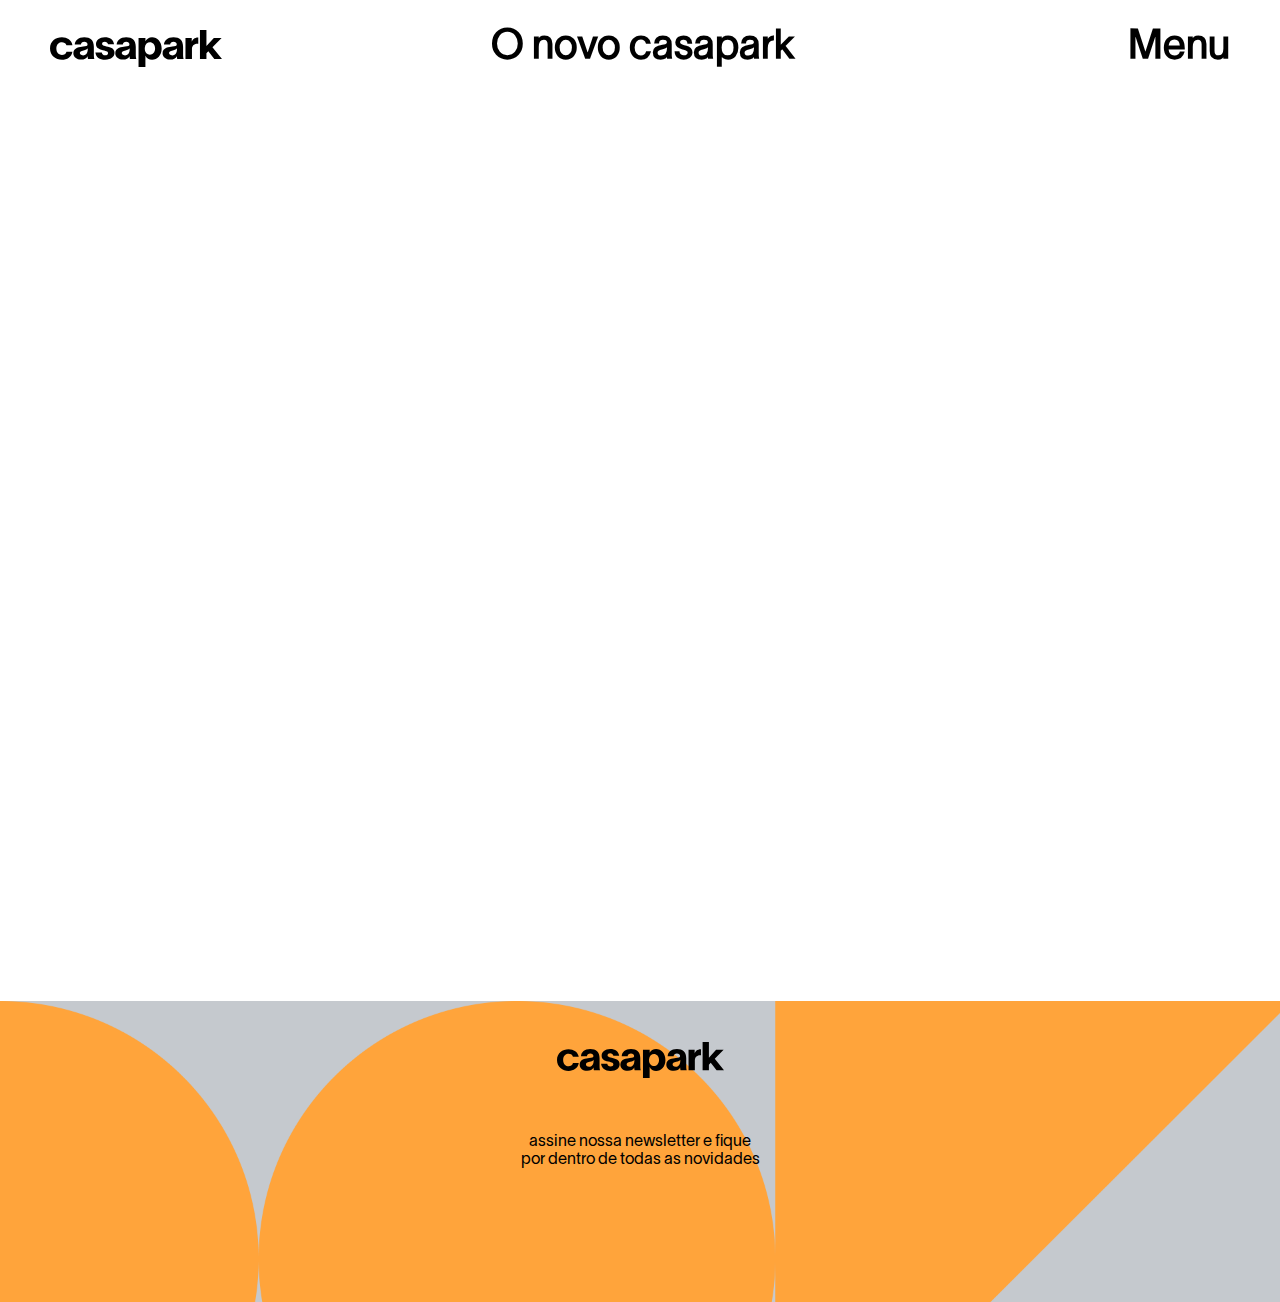
<file: the-new-casapark.html>
<!DOCTYPE html>
<html lang="pt-br">
<head>
    <meta charset="UTF-8">
    <meta http-equiv="X-UA-Compatible" content="IE=edge">
    <meta name="viewport" content="width=device-width, initial-scale=1.0">
    <title>Video Player</title>
    <link rel="stylesheet" href="styles/style-reset.css">
    <link rel="stylesheet" href="styles/style-global.css">
    <link rel="stylesheet" href="styles/style-video-player.css" type="text/css">

    <link rel="apple-touch-icon-precomposed" sizes="57x57"
        href="https://www.casapark.com.br/sempremovel/apple-touch-icon-57x57.png" />
    <link rel="apple-touch-icon-precomposed" sizes="114x114"
        href="https://www.casapark.com.br/sempremovel/apple-touch-icon-114x114.png" />
    <link rel="apple-touch-icon-precomposed" sizes="72x72"
        href="https://www.casapark.com.br/sempremovel/apple-touch-icon-72x72.png" />
    <link rel="apple-touch-icon-precomposed" sizes="144x144"
        href="https://www.casapark.com.br/sempremovel/apple-touch-icon-144x144.png" />
    <link rel="apple-touch-icon-precomposed" sizes="60x60"
        href="https://www.casapark.com.br/sempremovel/apple-touch-icon-60x60.png" />
    <link rel="apple-touch-icon-precomposed" sizes="120x120"
        href="https://www.casapark.com.br/sempremovel/apple-touch-icon-120x120.png" />
    <link rel="apple-touch-icon-precomposed" sizes="76x76"
        href="https://www.casapark.com.br/sempremovel/apple-touch-icon-76x76.png" />
    <link rel="apple-touch-icon-precomposed" sizes="152x152"
        href="https://www.casapark.com.br/sempremovel/apple-touch-icon-152x152.png" />
    <link rel="icon" type="image/png" href="https://www.casapark.com.br/sempremovel/favicon-196x196.png"
        sizes="196x196" />
    <link rel="icon" type="image/png" href="https://www.casapark.com.br/sempremovel/favicon-96x96.png"
        sizes="96x96" />
    <link rel="icon" type="image/png" href="https://www.casapark.com.br/sempremovel/favicon-32x32.png"
        sizes="32x32" />
    <link rel="icon" type="image/png" href="https://www.casapark.com.br/sempremovel/favicon-16x16.png"
        sizes="16x16" />
    <link rel="icon" type="image/png" href="https://www.casapark.com.br/sempremovel/favicon-128.png"
        sizes="128x128" />
    <meta name="application-name" content="Sempre Móvel - CasaPark" />
    <meta name="msapplication-TileColor" content="#FFFFFF" />
    <meta name="msapplication-TileImage"
        content="https://www.casapark.com.br/sempremovel/mstile-144x144.png" />
    <meta name="msapplication-square70x70logo"
        content="https://www.casapark.com.br/sempremovel/mstile-70x70.png" />
    <meta name="msapplication-square150x150logo"
        content="https://www.casapark.com.br/sempremovel/mstile-150x150.png" />
    <meta name="msapplication-wide310x150logo"
        content="https://www.casapark.com.br/sempremovel/mstile-310x150.png" />
    <meta name="msapplication-square310x310logo"
        content="https://www.casapark.com.br/sempremovel/mstile-310x310.png" />

    <!-- Global site tag (gtag.js) - Google Analytics -->
    <script async src="https://www.googletagmanager.com/gtag/js?id=G-F3PQHH2EMV"></script>
    <script>
        window.dataLayer = window.dataLayer || [];
        function gtag() { dataLayer.push(arguments); }
        gtag('js', new Date());

        gtag('config', 'G-F3PQHH2EMV');
    </script>
</head>
<body>
    <header class="header-internal-page">
        <a href="index.html" class="l-logo-casa">
            <img src="images/logo-mob-black.svg" class="logo-casa--header">
        </a>
        <p class="desk-menu">O novo casapark</p>
        <button class="link-menu" onclick="openNav()">Menu</button>
    </header>
    <!-- Full Screen Menu -->
    <div id="fs-menu" class="fs-menu-overlay">
        <div class="menu-header">
            <a href="index.html" class="l-logo-casa">
                <img src="images/logo-mob-black.svg" class="logo-casa logo-casa--header"
                    alt="Logo - Página Inicial">
            </a>
            <h1 class="desk-menu">O novo casapark</h1>
            <a href="javascript:void(0)" class="menu-close" onclick="closeNav()">Fechar</a>
        </div>
        
        <div class="fs-menu-overlay-content">
            <div class="l-fs-menu-header"></div>
            <ul class="l-fs-menu-list">
                <li class="l-fs-menu-list__item"><a class="fs-menu-link fs-menu-link--from-center" href="always-mobile.html">Sempre móvel</a></li>
                <li class="l-fs-menu-list__item"><a class="fs-menu-link fs-menu-link--from-center" href="the-new-casapark.html">O novo casapark</a></li>
                <li class="l-fs-menu-list__item"><a class="fs-menu-link fs-menu-link--from-center" href="stories.html">As histórias</a></li>
                <li class="l-fs-menu-list__item"><a class="fs-menu-link fs-menu-link--from-center" href="house.html">A casa</a></li>
            </ul>
        </div>
    </div>
    <!-- .\ Full Screen Menu -->
    <section class="main-video">
        <div class="wrapper-video-player">
            <div class="video-player">
                <iframe class="player" src="https://www.youtube.com/embed/sEeAzgsdipY" ></iframe>
            </div>
        </div>
    </section>
    <section class= "footer-section">
        <img src="images/logo-footer-mob.svg">
        <p class="newsletter-desc">assine nossa newsletter e fique <br> por dentro de todas as novidades</p>
        <div class="l-form" role="main" id="formulario-novo-casapark-2021-6bb40007a10285c1e53b"></div>
    </section>

    <script type="text/javascript" src="scripts/global-script.js"></script>
    <script type="text/javascript"
        src="https://d335luupugsy2.cloudfront.net/js/rdstation-forms/stable/rdstation-forms.min.js"></script>
    <script
        type="text/javascript"> new RDStationForms('formulario-novo-casapark-2021-6bb40007a10285c1e53b', 'UA-26710165-5').createForm();</script>
</body>
</html>
</file>
<file: styles/style-global.css>
@font-face {
    font-family: "Lausanne";
    src: url("../fonts/Lausanne-300.otf") format("opentype"), url("../fonts/Lausanne-300Italic.otf") format("opentype"), url("../fonts/Lausanne-800.otf") format("opentype"), url("../fonts/Lausanne-800Italic.otf") format("opentype");
}
body {
    margin: 0;
    padding: 0;
}
body, button {
    font-family: "Lausanne", -apple-system,BlinkMacSystemFont,"Segoe UI",Roboto,"Helvetica Neue",Arial,"Noto Sans",sans-serif,"Apple Color Emoji","Segoe UI Emoji","Segoe UI Symbol","Noto Color Emoji";
}
strong, b {
    font-weight: 800;
}
em, i {
    font-style: italic;
}
header {
    position: fixed; /* Make it stick/fixed */
    top: 0; /* Stay on top */
    transition: top 0.5s; /* Transition effect when sliding down (and up) */
    width: 100%; /* Full width */
}

.header {
    display: flex;
    align-items: center;
}
.header-internal-page {
    display: flex;
    justify-content: space-between;
    padding: 28px 15px;
    font-weight: bold;
    font-size: 24px;
    z-index: 9;
}
@media screen and (min-width: 768px) {  
    .header-internal-page {
        font-size: 45px;
    }
    .l-logo-casa {
        margin-left: 35px;
    }
}
.u-header-opacity {
    background: rgba(255,255,255,0.85);
    background: -moz-linear-gradient(top, rgba(255,255,255,0.95) 0, rgba(255,255,255,0.95) 70%, rgba(255,255,255,0.75) 80%, rgba(255,255,255,0) 100%);
    background: -webkit-linear-gradient(top, rgba(255,255,255,0.95) 0,rgba(255,255,255,0.95) 70%,rgba(255,255,255,0.75) 80%,rgba(255,255,255,0) 100%);
    background: linear-gradient(to bottom, rgba(255,255,255,0.95) 0,rgba(255,255,255,0.95) 70%,rgba(255,255,255,0.75) 80%,rgba(255,255,255,0) 100%);
    padding-bottom: 55px;
}
.home-header.u-header-opacity {
    background: none !important;
}
.text-right {
    text-align: right !important;
}
.text-left {
    text-align: left !important;
}
.menu-header {
    color: black;
    display: flex;
    align-items: center;
    flex-wrap: wrap;
    font-weight: 800;
    justify-content: space-between;
    padding: 29px 15px 22px 15px;
}
.menu-close {
    font-size: 24px;
    font-weight: 800;
    text-decoration: none;
}
@media (min-width: 768px) {
    .menu-close {
        font-size: 40px;
    }

    .menu-header {
        padding: 29px 50px 22px 15px;
    }
}
.menu-header a {
    color: black;
}
.l-logo-casa {
    display: flex;
    align-items: center;
}
.desk-menu {
    display: none;
    font-size: 40px;
}
.footer-section {
    width: 100%;
    background-image: url(../images/newsletter/fundo-newsletter--mobile.jpg);
    padding-bottom: 48px;
    padding-top: 41px;
    text-align: center;
    background-color: rgb(197, 201, 206);
    background-position: top center;
    background-size: cover;
    text-align: center; 
    background-repeat: no-repeat;
}
.footer-section p {
    padding-top: 51px;
}
.l-form {
    text-align: left;
    margin: 37px auto 0;
    max-width: 574px;
    padding: 0px 15px;
}
#rd-row-kj8zmg72 {
    display: none !important;
}
#rd-section-kj8zmg71 {
    background-color: transparent !important;
}
#rd-text-kj8zmg74 {
    display: none;
}
#rd-form-kj8zmg77 .bricks-form__input {
    border-color: white !important;
    height: 40px !important;
}
#rd-form-kj8zmg77 .bricks-form__field {
    margin-bottom: 30px !important;
}
#rd-form-kj8zmg77 {
    margin-bottom: 0 !important;
}
#rdstation-bricks-embeddable-form-bricks-component-YPhMIMwDkn4BO3gywVWVZw .bricks--column > div {
    font-family: "Lausanne";
    position: relative;
    background-color: transparent;
    height: auto;
    width: 100%;
    display: flex;
    flex-direction: column;
    align-items: left;
    text-align: left;
    margin: 0px;
    padding: 0px;
}
#rd-button-kj8zmg78 {
    background-color: white !important;
    border-radius: 5px !important;
    color: black !important;
    font-weight: bold !important;
    font-size: 16px !important;
    transition: all .32s linear;
}
#rd-button-kj8zmg78:hover, #rd-button-kj8zmg78:focus {
    color: white !important;
    background-color: black !important;
}
.newsletter-desc {
    line-height: 1.14;
}

@media screen and (min-width: 768px) {
    .footer-section {
        background-image: url(../images/image-footer-desktop.jpg); 
        background-repeat: no-repeat;
        background-position: top center;
    }
}
@media (min-width: 1200px) {
    .desk-menu {
        display: inline-block;
        padding-right: 65px;
    }
    .page-content {
        padding: 202px 50px 0;
    }
    .footer-section {
        padding-bottom: 96px;
    }
}

.link-menu {
    background-color: transparent;
    border: none;
    border-bottom: 1px solid transparent;
    color: white;
    cursor: pointer;
    font-size: 24px;
    font-weight: 800;
    line-height: 1;
    padding: 0;
    text-decoration: none;
    transition: .2s;
    margin-right: 30px;
}
.link-menu:hover, .link-menu:focus {
    border-bottom: 1px solid white;
}

.logo-casa {
    height: auto;
}

@media (min-width: 768px) {
    .logo-casa--header {
        min-width: 172px;
    }
    .link-menu {
        font-size: 40px;
        margin-right: 65px;
    }
}

/* 
    Full Screen Menu 
*/
.fs-menu-overlay {
    color: black;
    height: 0;
    width: 0;
    position: fixed;
    z-index: 1;
    left: 0;
    top: 0;
    background-color: #FFA43B;
    overflow: hidden;
    opacity: 0;
    transition: opacity 1s ease-out;
    z-index: 99;
}
.fs-menu-overlay.show {
    height: 100%;
    width: 100%;
    opacity: 1;
}

.fs-menu-overlay.hide {
    opacity: 0;
}

.fs-menu-overlay-content {
    position: relative;
    top: 18%;
    width: 100%;
    text-align: center;
    margin-top: -57px;
}
.fs-menu-overlay .closebtn {
  position: absolute;
  top: 20px;
  right: 45px;
  font-size: 60px;
}
.l-fs-menu-list__item:not(:first-child) {
    margin-top: 32px;
}
.fs-menu-link {
    /* you can change these variables to control the border */
    --border-color: black;
    --border-width: 5px;
    --bottom-distance: 0px; /* you can increase this */
    background-image: linear-gradient(var(--border-color), var(--border-color));
    background-size: 0% var(--border-width);
    background-repeat: no-repeat;
    color: black;
    font-size: 35px;
    font-weight: 800;
    padding-bottom: 8px;
    text-decoration: none;
    transition: background-size .5s;
}
.fs-menu-link--from-center {
  background-position: 50% calc(100% - var(--bottom-distance));
}
.fs-menu-link:hover, .fs-menu-link:focus {
    background-size: 100% var(--border-width);
}
@media (min-width: 768px) {
    .fs-menu-link {
        font-size: 64px;
    }
}
@media (min-width: 1200px) {
    .fs-menu-link {
        font-size: 100px;
    }
    .l-fs-menu-list__item:not(:first-child) {
        margin-top: 50px;
    }
}
@media screen and (max-height: 450px) {
  .fs-menu-overlay {overflow-y: auto;}
  .fs-menu-overlay .fs-menu-link {font-size: 20px}
  .fs-menu-overlay .closebtn {
    font-size: 40px;
    top: 15px;
    right: 35px;
  }
}
@media screen and (max-height: 700px) {
    .fs-menu-overlay {overflow-y: auto;}
    .fs-menu-overlay .fs-menu-link {font-size: 40px}
}
</file>
<file: styles/style-index.css>
.main-section {
    width: 100%;
    height: 100vh;
    max-height: 900px;
    background-image: url(../images/seu-lugar-aqui-mobile-min.jpg); 
    background-position: top center;
    text-align: center; 
    background-repeat: no-repeat;  
}
.home-header {
    display: flex;
    justify-content: space-between;
    padding: 28px 15px;    
    font-weight: bold;
    font-size: 27px;
    color: white;
}
.home-options {
    color: white;
    text-align: center;
    font-weight: 800;
    padding-top: 202px; 
}
.options-list {
    list-style: none;
    padding-inline-start: 0px;
}
.link-options {
    /* you can change these variables to control the border */
    --border-color: white;
    --border-width: 5px;
    --bottom-distance: 0px; /* you can increase this */
    background-image: linear-gradient(var(--border-color), var(--border-color));
    background-size: 0% var(--border-width);
    background-repeat: no-repeat;
    color: white;
    transition: background-size .5s;
    text-decoration: none;
    font-size: 35px;
    font-weight: 800;
    padding-bottom: 8px;
}
.link-options:hover, .link-options:focus {
    background-size: 100% var(--border-width);
}
.l-options-list__item {
    margin-bottom: 32px;
}

@media (min-width: 768px) {
    .main-section {
        background-image: url(../images/seu-lugar-aqui-desktop-min.jpg); 
        background-size: cover;
        min-height: 1100px;
    }
    .home-header {
        font-size: 45px;
    }
    .link-options {
        font-size: 64px;
    }
    .l-options-list__item {
        margin-bottom: 50px;
    }
}

@media (min-width: 1200px) {
    .link-options {
        font-size: 100px;
        line-height: 1.11;
    }
}
</file>
<file: styles/style-always-mobile.css>
.page-content.always-mobile-section{
    padding-bottom: 30px;
    padding-top: 81px;
    margin-top: 6px;
}
.always-mobile-container {
    padding-bottom: 40px;
}
.always-mobile-section {
    line-height: 1.35;
}
.always-mobile-header {
    display: flex;
    justify-content: space-between;
    padding: 28px 0px;
    font-weight: bold;
    font-size: 24px;
}
.link-menu {
    color: black;
    text-decoration: none;
}
.page-content{
    padding: 0px 15px;
}
.text-mobile p {
    margin-bottom: 10px;
}

.informations {
    margin-top: 42px;
}
.informations-links {
    color: black;
    text-decoration: none;
}
.informations-links:hover {
    text-decoration: underline;
}
.informations p {
    line-height: 1.35;
    padding-bottom: 24px;
    font-weight: 300;
}
.text-space {
    margin-top: 42px;
}
.desk-menu{
    font-weight: 800;
}
@media screen and (min-width: 768px) {
    .always-mobile-section {
        margin-top: 45px;
        padding: 97px 50px 0;
    }
}
@media screen and (min-width: 1200px) {
    .always-mobile-header {
        font-size: 45px;
    }
    .always-mobile-container {
        display: flex;
        font-size: 20px;
        line-height: 31.2px;
        margin-top: 32px;
        padding-bottom: 45px;
    }
    .text-mobile {
        width: 70%;
        margin-right: 14px;
        padding: 0px;
    }
    .text-mobile p {
        margin-bottom: 18px;
    }
    .text-space {
        margin-top: 60px;
    }
    .informations {
        padding: 0px;
        margin-top: 0px;
        margin-left: 44px;
    }
}
</file>
<file: styles/style-house.css>
.house-header {
    display: flex;
    justify-content: space-between;
    padding: 28px 15px;
    font-weight: bold;
    font-size: 24px;
}

.l-house-image {
    position: relative;
}

.link-menu{
    color: black;
    text-decoration: none;
}
.l-house-gallery {
    display: flex;
    margin: 0px;
    padding-top: 81px;
    width: 100%;
    background-position: center;
    text-align: center; 
}

@media screen and (min-width: 768px) {
    .l-house-gallery {
        padding-top: 142px;
        pointer-events:none;
    }
}

.l-house-image {
    padding: 0px;
    margin: 0px;  
}
.house-image {
    display: block;
    width: 100%;
    height: auto;
}
.house-modal {
    transition: opacity 1s ease-out;
    opacity: 0;
    height: 0;
    width: 0;
    overflow: hidden;
    top: 0;
    left: 0;
    background-color: white;
}
.close-modal {
    cursor: pointer;
    font-size: 23px;
    float: right;
    margin: 25px 25px;
}
.house-modal.show {
    position: fixed;
    height: 4000px; 
    width: 100%;
    opacity: 1;
    z-index: 99;
}
.house-modal.hide {
    opacity: 0;
}
.modal-content {
    padding: 94px 25px 0px 25px ;
    text-align: left;
}
.modal-content p {
    padding-bottom: 10px;
    font-size: 16px;
    line-height: 20.8px;
}
 @media screen and (min-width: 768px) {
    .house-header {
        font-size: 45px;
    }
 }

.bottom-left-text {
    position: absolute;
    bottom: 8px;
    left: 16px;
    max-width: 733px;
    color: #000;
}
.bottom-right-text {
    position: absolute;
    bottom: 8px;
    right: 16px;
    max-width: 733px;
    color: #fff;
}
.bottom-left-text, .bottom-right-text {
    display: none;
    font-size: 20px;
    line-height: 26px;
    margin: 0 36px;
    padding-bottom: 20px;
}
.bottom-left-text p, .bottom-right-text p {
    font-weight: 300;
    line-height: 26px;
    margin-bottom: 18px;
}
@media (min-width: 768px) {
    .bottom-left-text, .bottom-right-text {
        display: block;
    }
}

.top-left-text {
    position: absolute;
    top: 50px;
    left: 16px;
    max-width: 733px;
    color: #000;
}
.top-right-text {
    position: absolute;
    top: 8px;
    right: 16px;
    max-width: 733px;
    color: #fff;
}
.top-left-text, .top-right-text {
    display: none;
    font-size: 20px;
    line-height: 26px;
    margin: 0 36px;
    padding-bottom: 20px;
}
.top-left-text p, .top-right-text p {
    font-weight: 300;
    line-height: 26px;
    margin-bottom: 18px;
}
@media (min-width: 768px) {
    .top-left-text, .top-right-text {
        display: block;
    }
}
#open-modal4 p {
    color: white;
}
</file>
<file: styles/style-menu.css>
body {
    background-color: rgb(251, 243, 65);
}
.menu-header {
    display: flex;
    justify-content: space-between;
    padding: 28px 15px;
    font-weight: bold;
    font-size: 27px;
}
.menu-options {
    text-align: center;
    padding-top: 102px; 
}
.link-menu{
    color: black;
    text-decoration: none;
}
.options-list {
    padding-inline-start: 0px;
}
.link-list {
    color: black;
    text-decoration: none;
}
li {
    padding-bottom: 43px;
    font-weight: bold;
    font-size: 28px;
}
@media screen and (min-width: 768px) {
    .menu-header{
        font-size: 45px;
    }
    li {
        padding-bottom: 80px;
        font-size: 81px;
    }
}
</file>
<file: styles/style-stories.css>
.link-menu{
    color: black;
    text-decoration: none;
}
.l-gallery {
    margin: 15px 15px 50px;
    padding-top: 81px;
    text-align: center;
}
.l-image {
    padding-bottom: 20px;
    position: relative;
}

/* @media screen and (min-width: 768px){
    .l-image {
        pointer-events:none;
    }
} */

.l-gallery .open-modal {
    display: block;
    position: relative;
}
.l-gallery .open-modal {
    text-decoration: none;
}
.stories-image {
    display: block;
    width: 100%;
}
.stories-modal{
    transition: opacity 1s ease-out;
    opacity: 0;
    height: 0;
    width: 0;
    overflow: hidden;
    top: 0;
    left: 0;
    z-index: 99;
}
.stories-modal.show {
    padding-top: 94.53px;
}

.stories-modal-left01 {
    background-color: #F356AB;
}
.stories-modal-right01 {
    background-color: #FBF341;   
}
.stories-modal-left02{
    background-color: #2B61D7;
}
.stories-modal-right02 {
    background-color: #61EA56;   
}
.stories-modal-left03{
    background-color: #B445F8;
}
.stories-modal-right03 {
    background-color: #FFA439;   
}
.stories-modal-left04{
    background-color: #61EA56;
}
.stories-modal-right04 {
    background-color: #2B61D7;   
}
.stories-modal-left05{
    background-color: #2B61D7;
}
.stories-modal-right05 {
    background-color: #FFA439;   
}
.stories-modal-left02 p, .stories-modal-left02 h2, .stories-modal-left03 p, .stories-modal-left03 h2, .stories-modal-right04 p, .stories-modal-right04 h2, .stories-modal-left05 p, .stories-modal-left05 h2 {
    color: white;
}
.show {
    position: fixed;
    height: 4000px; 
    width: 100%;
    opacity: 1;
}
.hide{
    opacity: 0;
}
.modal-content {
    line-height: 20.8px;
    padding: 25px;
    text-align: left;
    font-size: 16px;
}
.close-modal {
    cursor: pointer;
    float: right;
    margin-top: -95px;
}
.modal-content h2 {
    padding-bottom: 10px;
    font-weight: bold;
}
.modal-content p {
    padding-bottom: 10px;
}
@media screen and (min-width: 768px) { 
    .modal-content p {
        padding-bottom: 18px;
    } 
    .l-gallery {
        margin: 11px 50px;
        padding: 202px 0 0;
    }   
    .l-gallery-row {
        display: flex;
    }
    .l-gallery-row:nth-child(5) .l-image {
        padding-bottom: 59px;
    }
    .l-image {
        flex: 1 1 50%;
        padding-bottom: 85px;
    } 
    .left01 {
        margin-right: 85px;
    }
    .right01 {
        margin-left: 0;
        padding-top: 57px;
    }
    .left02 {
        margin-top: -57px;
        margin-right: 85px;
        margin-left: 61px;
    }
    .right02 {
        margin-left: 0;
    }
    .left03 {
        margin-top: -57px;
        margin-right: 85px;
    }
    .right03 {
        margin-left: 0;
        margin-right: 30px;
    }
    .left04 {
        margin-top: -57px;
        margin-right: 85px;
    }
    .right04 {
        margin-left: 0;
    }
    .left05 {
        margin-top: -57px;
        margin-right: 85px;
        padding-left: 61px;
    }
    .right05 {
        margin-left: 0;
    }
    .stories-image {
        width: 100%;
        max-width: 825px;  
    }
}
@media screen and (min-width: 1200px) {
    .left01 {
        margin-right: 85px;
    }
    .left02 {
        margin-right: 24px;
    }
    .right01 {
        margin-left: 85px;
        padding-top: 57px;
    }
    .right02 {
        margin-left: 85px;
    }
    .right03 {
        margin-left: 24px;
        margin-right: 61px;
    }
    .right04 {
        margin-left: 85px;
    }
    .right05 {
        margin-left: 30px;
    }
    .l-image {
        padding-bottom: 150px;
    }
}

.stories-desktop-text {
    color: black;
    font-size: 20px;
    left: 0;
    height: calc(100% - 60px);
    line-height: 26px;
    top: 0;
    text-align: left;
    padding: 30px;
    position: absolute;
    display: none;
    z-index: 1;
    transition: .2s;
}
@media (min-width: 1500px) {
    .stories-desktop-text {
        padding: 30px;
    }
}
@media (min-width: 1920px) {
    .stories-desktop-text {
        padding: 60px;
    }
}
.stories-desktop-text p {
    margin-bottom: 18px;
}
.stories-desktop-text.txt-white {
    color: white;
}

@media screen and (min-width: 1400px) {
    .l-image:hover .stories-desktop-text {
        display: flex;
        align-items: center;
    }
}
</file>
<file: styles/style-video-player.css>
.video-header {
    display: flex;
    justify-content: space-between;
    padding: 28px 15px;
    font-weight: bold;
    font-size: 24px;
}
.link-menu{
    color: black;
    text-decoration: none;
}
.wrapper-video-player {
    max-width: 1358px;
    margin-left: auto;
    margin-right: auto;
}
.video-player {
    margin-top: 219px;
    margin-bottom: 194px;
    position: relative;
    width: 100%;
    height: 100%;
    padding-bottom: 56.25%;
}
.player{
    position: absolute;
    width: 100%; 
    height: 100%;
    border: none;
}
@media screen and (min-width: 768px) {
    .video-header {
        font-size: 45px;
    }
    .l-logo-casa {
        min-width: 172px;
    }
    .video-player{
        margin-top: 46px;
        margin-bottom: 140px;
    }
    .main-video {
        padding-top: 95px;
    }
}
</file>
